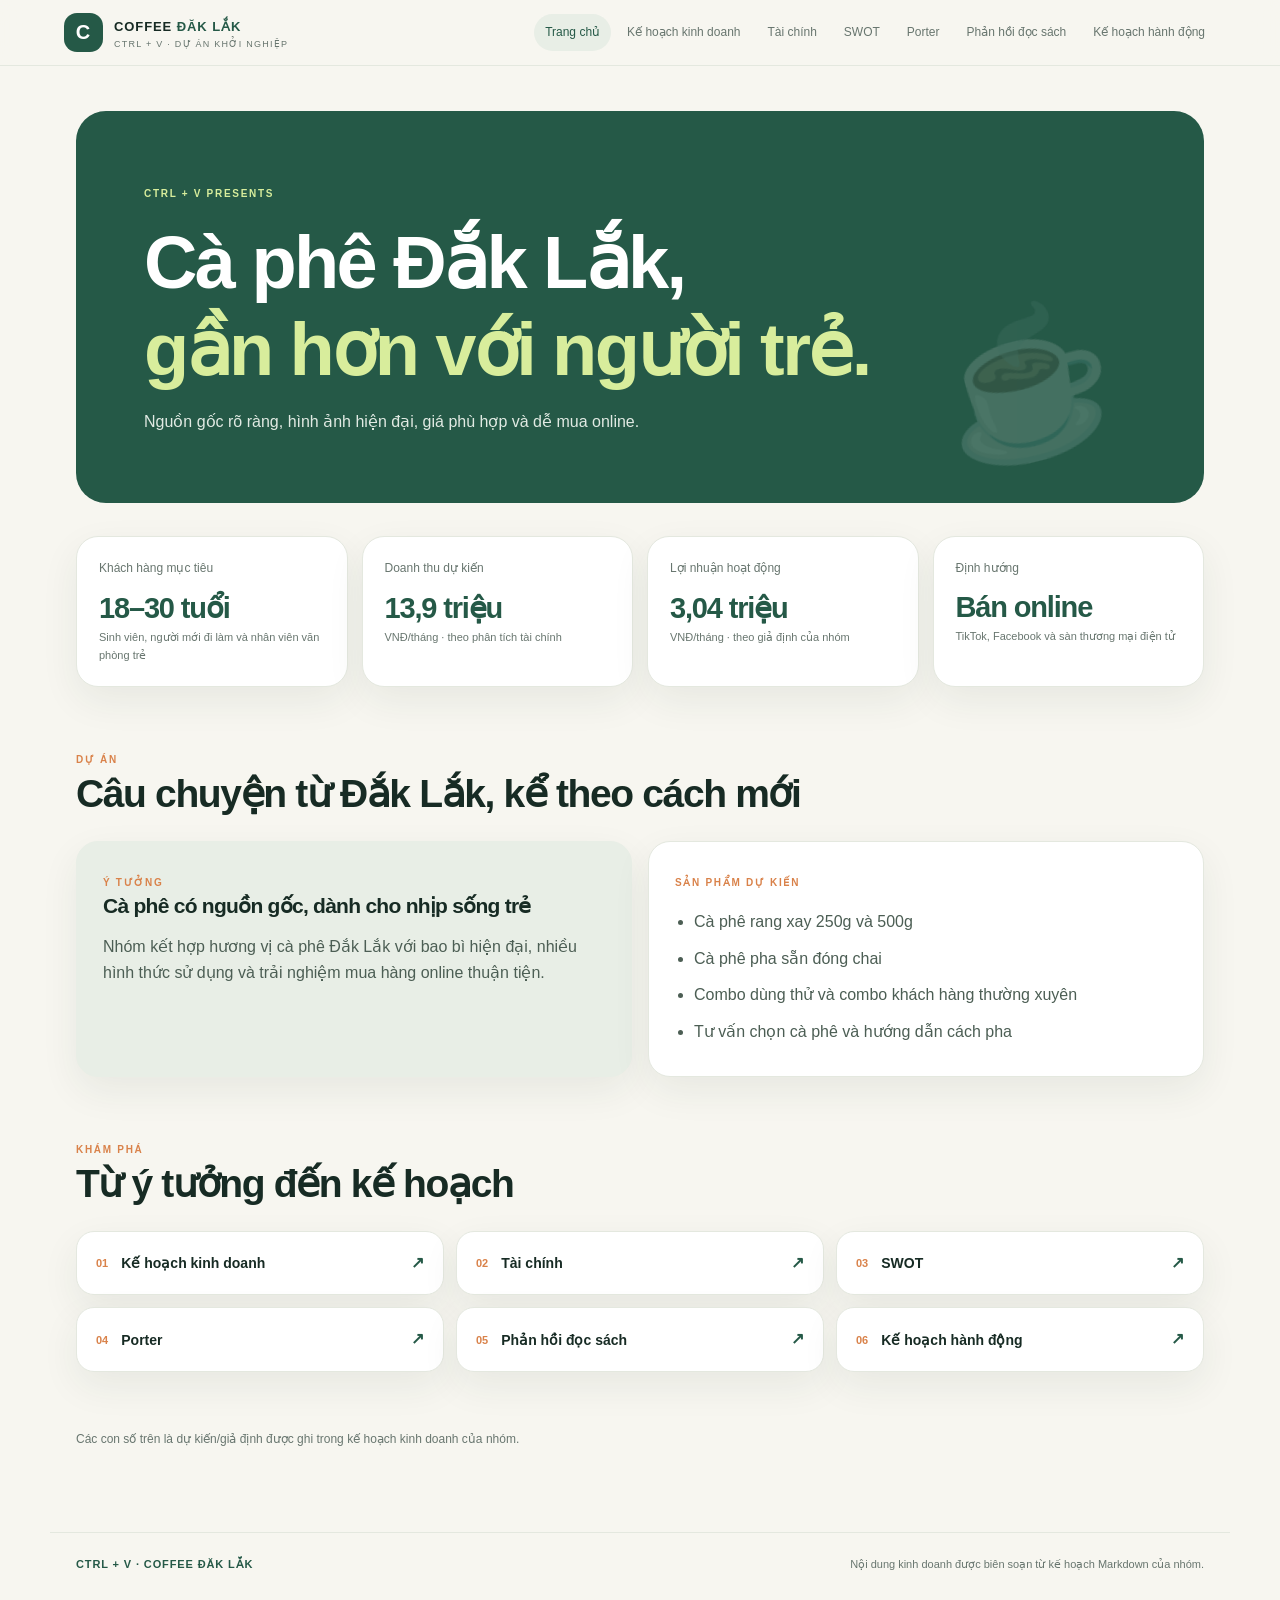
<file: index.html>
<!doctype html><html lang="vi"><head><meta charset="utf-8"><meta name="viewport" content="width=device-width,initial-scale=1"><meta name="description" content="Dự án cà phê Đắk Lắk dành cho người trẻ."><title>Trang chủ · COFFEE ĐĂK LẮK</title><link rel="stylesheet" href="style.css"></head><body><header class="top"><a class="brand" href="index.html"><span class="brand-mark">C</span><span>COFFEE <b>ĐĂK LẮK</b><small>CTRL + V · DỰ ÁN KHỞI NGHIỆP</small></span></a><nav><a aria-current="page" href="index.html">Trang chủ</a><a  href="business-plan.html">Kế hoạch kinh doanh</a><a  href="financial-analysis.html">Tài chính</a><a  href="swot.html">SWOT</a><a  href="five-forces.html">Porter</a><a  href="reflections.html">Phản hồi đọc sách</a><a  href="action-plan.html">Kế hoạch hành động</a></nav></header><main><section class="page-hero"><div><span class="eyebrow">CTRL + V PRESENTS</span><h1>Cà phê Đắk Lắk,<br><em>gần hơn với người trẻ.</em></h1><p>Nguồn gốc rõ ràng, hình ảnh hiện đại, giá phù hợp và dễ mua online.</p></div><span class="hero-orbit" aria-hidden="true">☕</span></section>
<section class="metric-grid"><article class="metric"><span>Khách hàng mục tiêu</span><strong>18–30 tuổi</strong><small>Sinh viên, người mới đi làm và nhân viên văn phòng trẻ</small></article><article class="metric"><span>Doanh thu dự kiến</span><strong>13,9 triệu</strong><small>VNĐ/tháng · theo phân tích tài chính</small></article><article class="metric"><span>Lợi nhuận hoạt động</span><strong>3,04 triệu</strong><small>VNĐ/tháng · theo giả định của nhóm</small></article><article class="metric"><span>Định hướng</span><strong>Bán online</strong><small>TikTok, Facebook và sàn thương mại điện tử</small></article></section>
<section class="section"><div class="section-head"><span class="eyebrow">DỰ ÁN</span><h2>Câu chuyện từ Đắk Lắk, kể theo cách mới</h2></div><div class="two-col"><article class="panel feature"><span class="eyebrow">Ý TƯỞNG</span><h3>Cà phê có nguồn gốc, dành cho nhịp sống trẻ</h3><p>Nhóm kết hợp hương vị cà phê Đắk Lắk với bao bì hiện đại, nhiều hình thức sử dụng và trải nghiệm mua hàng online thuận tiện.</p></article><article class="panel"><span class="eyebrow">SẢN PHẨM DỰ KIẾN</span><ul class="clean"><li>Cà phê rang xay 250g và 500g</li><li>Cà phê pha sẵn đóng chai</li><li>Combo dùng thử và combo khách hàng thường xuyên</li><li>Tư vấn chọn cà phê và hướng dẫn cách pha</li></ul></article></div></section>
<section class="section"><div class="section-head"><span class="eyebrow">KHÁM PHÁ</span><h2>Từ ý tưởng đến kế hoạch</h2></div><div class="link-grid"><a class="link-card" href="business-plan.html"><span>01</span><strong>Kế hoạch kinh doanh</strong><b>↗</b></a><a class="link-card" href="financial-analysis.html"><span>02</span><strong>Tài chính</strong><b>↗</b></a><a class="link-card" href="swot.html"><span>03</span><strong>SWOT</strong><b>↗</b></a><a class="link-card" href="five-forces.html"><span>04</span><strong>Porter</strong><b>↗</b></a><a class="link-card" href="reflections.html"><span>05</span><strong>Phản hồi đọc sách</strong><b>↗</b></a><a class="link-card" href="action-plan.html"><span>06</span><strong>Kế hoạch hành động</strong><b>↗</b></a></div></section><p class="source-note">Các con số trên là dự kiến/giả định được ghi trong kế hoạch kinh doanh của nhóm.</p></main><footer><span>CTRL + V · COFFEE ĐĂK LẮK</span><span>Nội dung kinh doanh được biên soạn từ kế hoạch Markdown của nhóm.</span></footer></body></html>
</file>
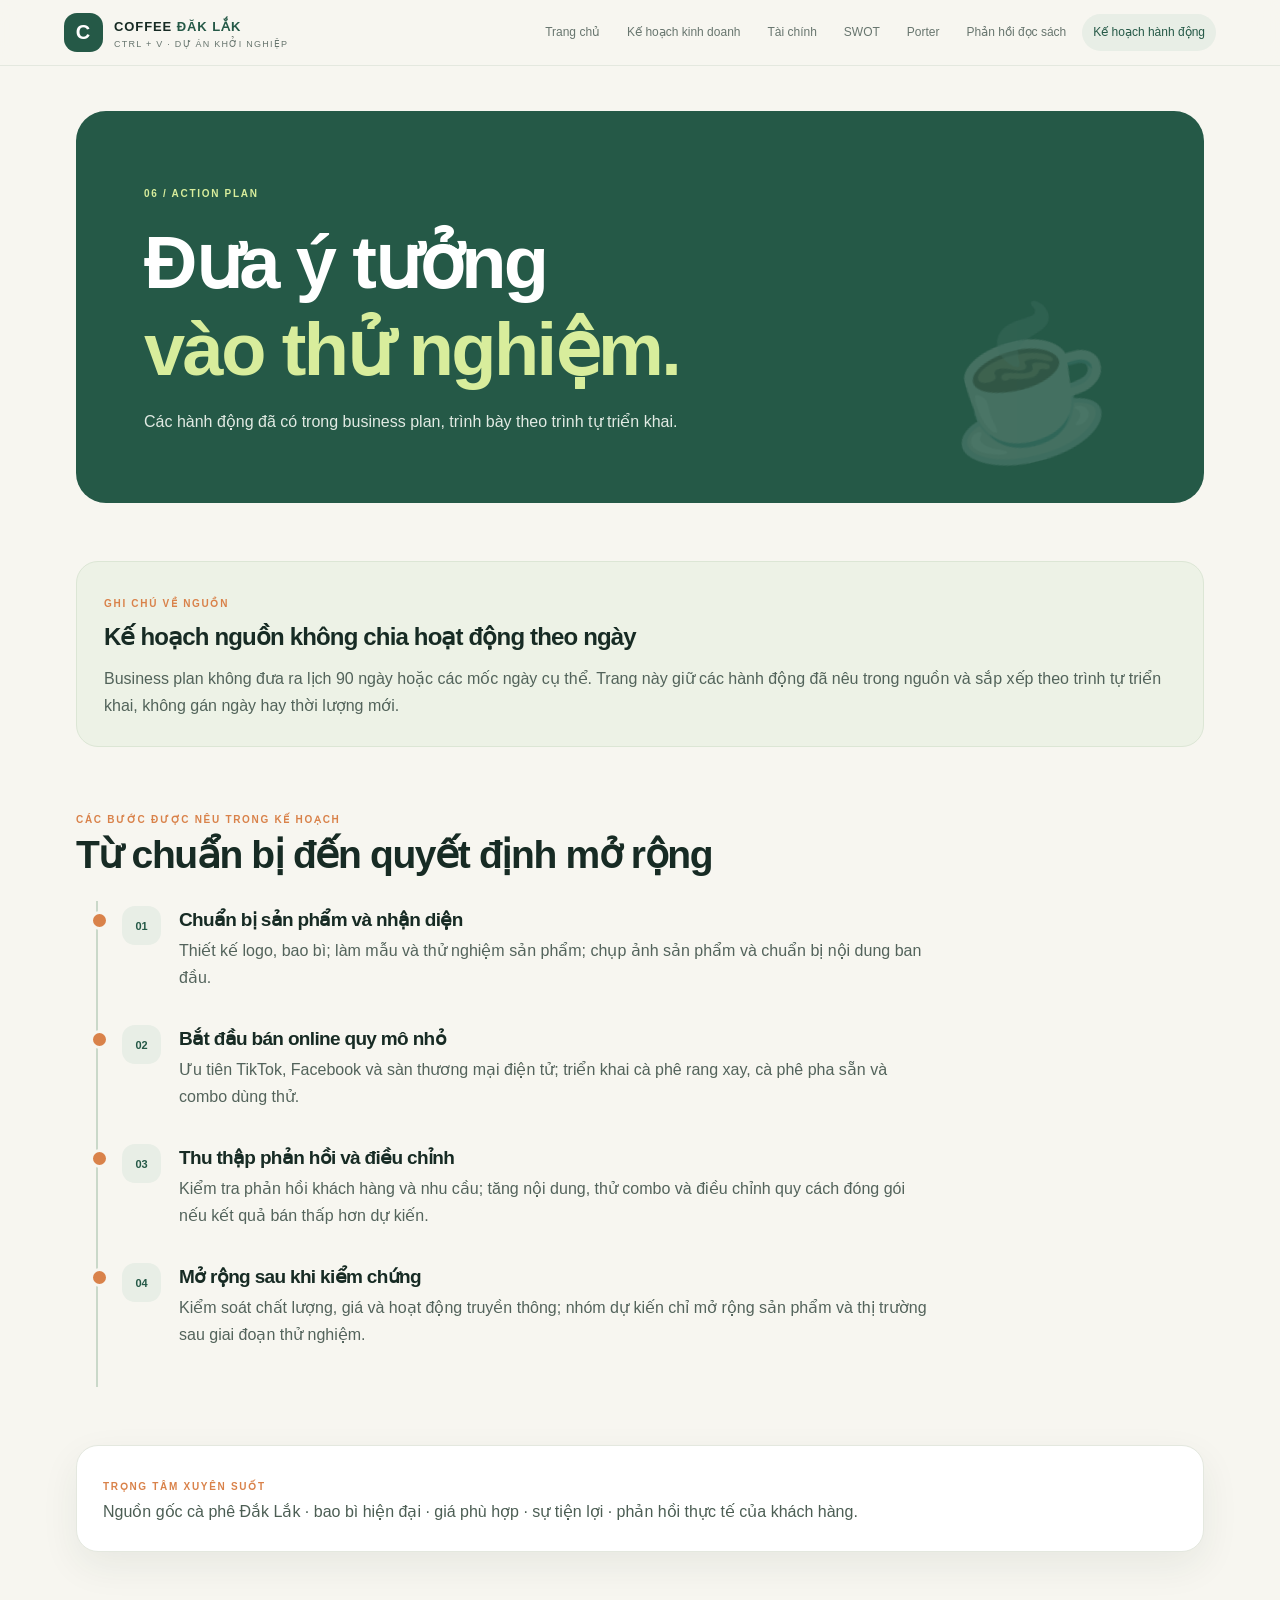
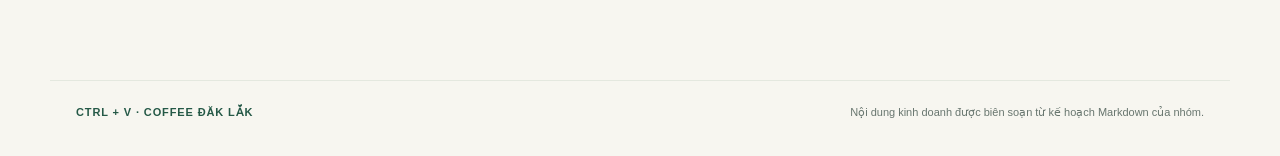
<file: action-plan.html>
<!doctype html><html lang="vi"><head><meta charset="utf-8"><meta name="viewport" content="width=device-width,initial-scale=1"><meta name="description" content="Các hành động theo kế hoạch nguồn; tệp không phân bổ hành động theo ngày."><title>Kế hoạch hành động 90 ngày · COFFEE ĐĂK LẮK</title><link rel="stylesheet" href="style.css"></head><body><header class="top"><a class="brand" href="index.html"><span class="brand-mark">C</span><span>COFFEE <b>ĐĂK LẮK</b><small>CTRL + V · DỰ ÁN KHỞI NGHIỆP</small></span></a><nav><a  href="index.html">Trang chủ</a><a  href="business-plan.html">Kế hoạch kinh doanh</a><a  href="financial-analysis.html">Tài chính</a><a  href="swot.html">SWOT</a><a  href="five-forces.html">Porter</a><a  href="reflections.html">Phản hồi đọc sách</a><a aria-current="page" href="action-plan.html">Kế hoạch hành động</a></nav></header><main><section class="page-hero"><div><span class="eyebrow">06 / ACTION PLAN</span><h1>Đưa ý tưởng<br><em>vào thử nghiệm.</em></h1><p>Các hành động đã có trong business plan, trình bày theo trình tự triển khai.</p></div><span class="hero-orbit" aria-hidden="true">☕</span></section><section class="section"><div class="callout"><span class="eyebrow">GHI CHÚ VỀ NGUỒN</span><h2>Kế hoạch nguồn không chia hoạt động theo ngày</h2><p>Business plan không đưa ra lịch 90 ngày hoặc các mốc ngày cụ thể. Trang này giữ các hành động đã nêu trong nguồn và sắp xếp theo trình tự triển khai, không gán ngày hay thời lượng mới.</p></div></section><section class="section"><div class="section-head"><span class="eyebrow">CÁC BƯỚC ĐƯỢC NÊU TRONG KẾ HOẠCH</span><h2>Từ chuẩn bị đến quyết định mở rộng</h2></div><div class="timeline"><article><span class="step">01</span><div><h3>Chuẩn bị sản phẩm và nhận diện</h3><p>Thiết kế logo, bao bì; làm mẫu và thử nghiệm sản phẩm; chụp ảnh sản phẩm và chuẩn bị nội dung ban đầu.</p></div></article><article><span class="step">02</span><div><h3>Bắt đầu bán online quy mô nhỏ</h3><p>Ưu tiên TikTok, Facebook và sàn thương mại điện tử; triển khai cà phê rang xay, cà phê pha sẵn và combo dùng thử.</p></div></article><article><span class="step">03</span><div><h3>Thu thập phản hồi và điều chỉnh</h3><p>Kiểm tra phản hồi khách hàng và nhu cầu; tăng nội dung, thử combo và điều chỉnh quy cách đóng gói nếu kết quả bán thấp hơn dự kiến.</p></div></article><article><span class="step">04</span><div><h3>Mở rộng sau khi kiểm chứng</h3><p>Kiểm soát chất lượng, giá và hoạt động truyền thông; nhóm dự kiến chỉ mở rộng sản phẩm và thị trường sau giai đoạn thử nghiệm.</p></div></article></div></section><section class="section"><div class="panel"><span class="eyebrow">TRỌNG TÂM XUYÊN SUỐT</span><p>Nguồn gốc cà phê Đắk Lắk · bao bì hiện đại · giá phù hợp · sự tiện lợi · phản hồi thực tế của khách hàng.</p></div></section></main><footer><span>CTRL + V · COFFEE ĐĂK LẮK</span><span>Nội dung kinh doanh được biên soạn từ kế hoạch Markdown của nhóm.</span></footer></body></html>
</file>
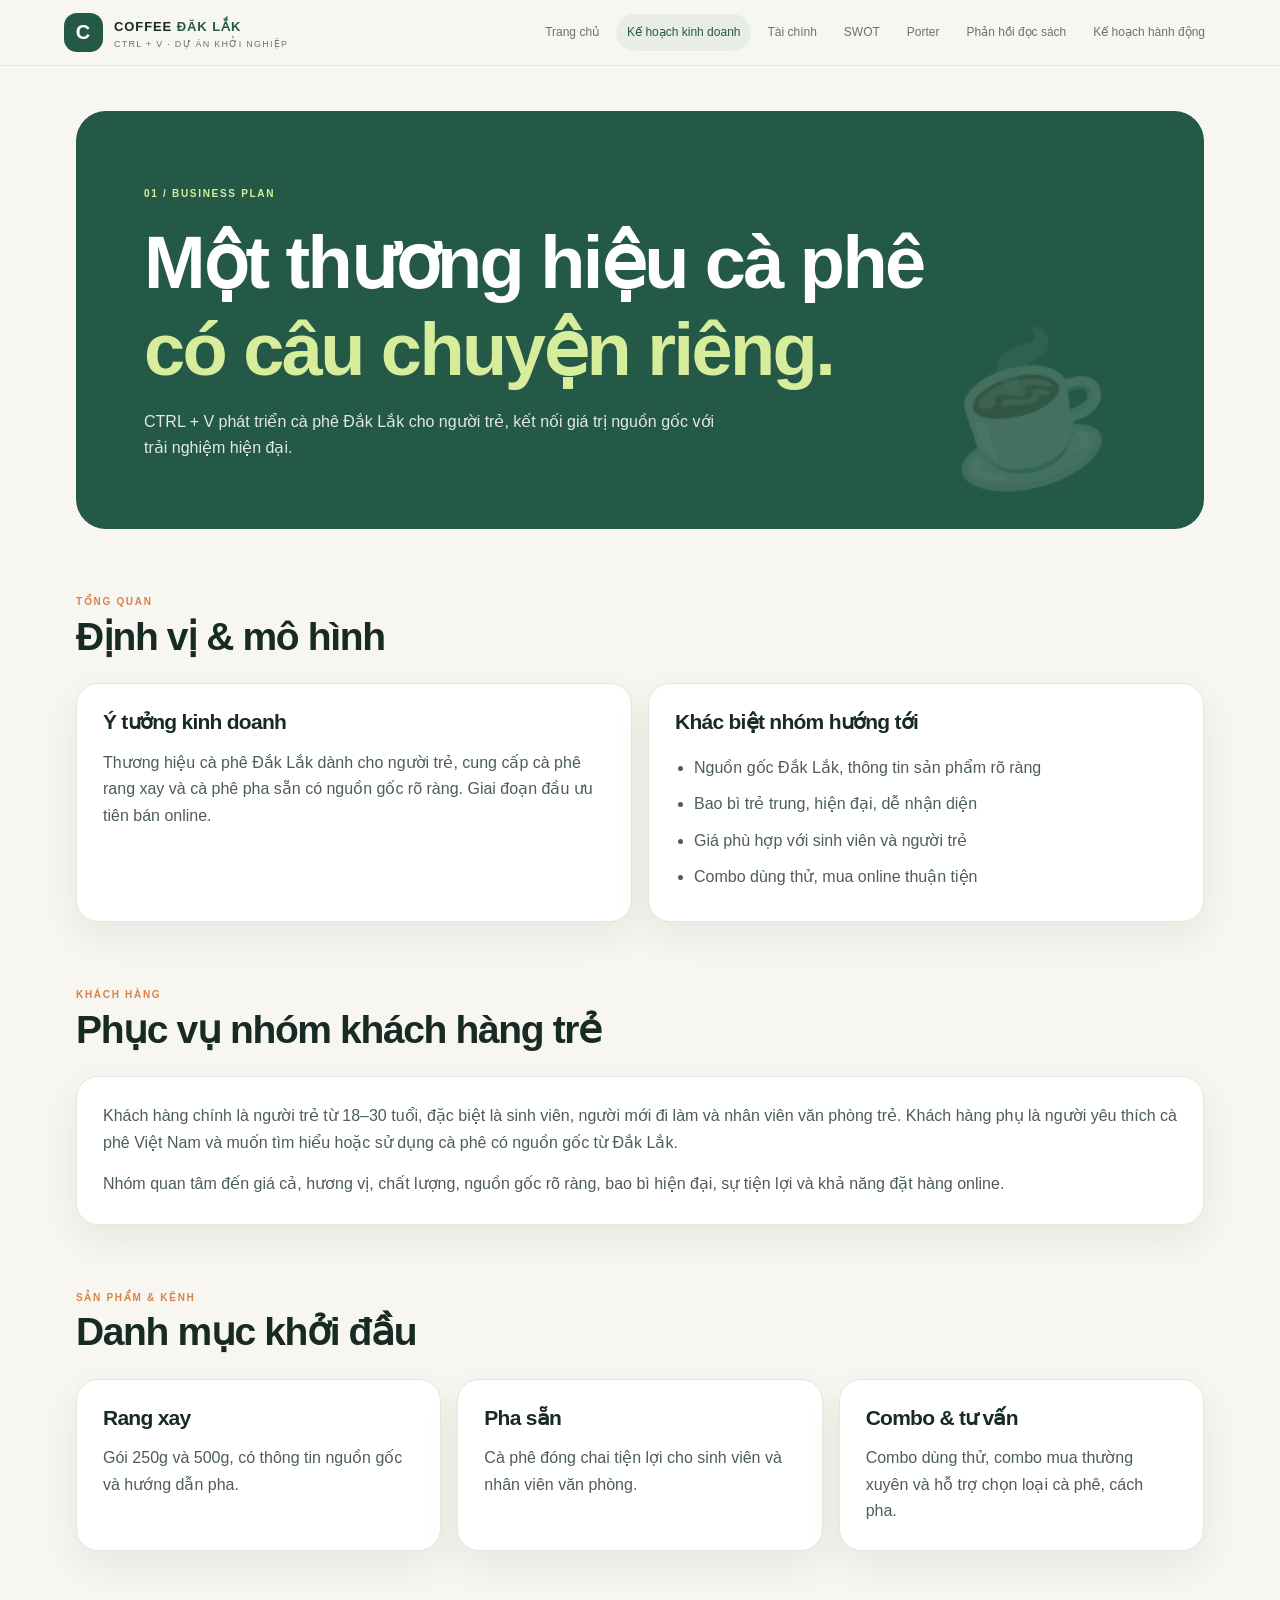
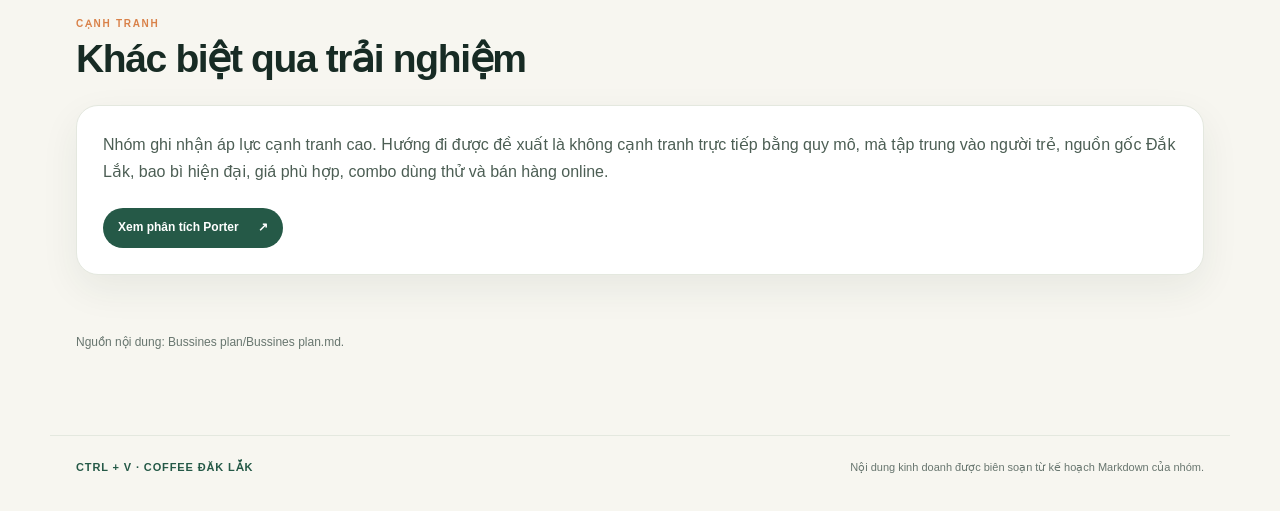
<file: business-plan.html>
<!doctype html><html lang="vi"><head><meta charset="utf-8"><meta name="viewport" content="width=device-width,initial-scale=1"><meta name="description" content="Ý tưởng, khách hàng, sản phẩm và định hướng kinh doanh."><title>Kế hoạch kinh doanh · COFFEE ĐĂK LẮK</title><link rel="stylesheet" href="style.css"></head><body><header class="top"><a class="brand" href="index.html"><span class="brand-mark">C</span><span>COFFEE <b>ĐĂK LẮK</b><small>CTRL + V · DỰ ÁN KHỞI NGHIỆP</small></span></a><nav><a  href="index.html">Trang chủ</a><a aria-current="page" href="business-plan.html">Kế hoạch kinh doanh</a><a  href="financial-analysis.html">Tài chính</a><a  href="swot.html">SWOT</a><a  href="five-forces.html">Porter</a><a  href="reflections.html">Phản hồi đọc sách</a><a  href="action-plan.html">Kế hoạch hành động</a></nav></header><main><section class="page-hero"><div><span class="eyebrow">01 / BUSINESS PLAN</span><h1>Một thương hiệu cà phê<br><em>có câu chuyện riêng.</em></h1><p>CTRL + V phát triển cà phê Đắk Lắk cho người trẻ, kết nối giá trị nguồn gốc với trải nghiệm hiện đại.</p></div><span class="hero-orbit" aria-hidden="true">☕</span></section><section class="section"><div class="section-head"><span class="eyebrow">TỔNG QUAN</span><h2>Định vị & mô hình</h2></div><div class="two-col"><article class="panel"><h3>Ý tưởng kinh doanh</h3><p>Thương hiệu cà phê Đắk Lắk dành cho người trẻ, cung cấp cà phê rang xay và cà phê pha sẵn có nguồn gốc rõ ràng. Giai đoạn đầu ưu tiên bán online.</p></article><article class="panel"><h3>Khác biệt nhóm hướng tới</h3><ul class="clean"><li>Nguồn gốc Đắk Lắk, thông tin sản phẩm rõ ràng</li><li>Bao bì trẻ trung, hiện đại, dễ nhận diện</li><li>Giá phù hợp với sinh viên và người trẻ</li><li>Combo dùng thử, mua online thuận tiện</li></ul></article></div></section><section class="section"><div class="section-head"><span class="eyebrow">KHÁCH HÀNG</span><h2>Phục vụ nhóm khách hàng trẻ</h2></div><div class="panel"><p>Khách hàng chính là người trẻ từ 18–30 tuổi, đặc biệt là sinh viên, người mới đi làm và nhân viên văn phòng trẻ. Khách hàng phụ là người yêu thích cà phê Việt Nam và muốn tìm hiểu hoặc sử dụng cà phê có nguồn gốc từ Đắk Lắk.</p><p>Nhóm quan tâm đến giá cả, hương vị, chất lượng, nguồn gốc rõ ràng, bao bì hiện đại, sự tiện lợi và khả năng đặt hàng online.</p></div></section><section class="section"><div class="section-head"><span class="eyebrow">SẢN PHẨM & KÊNH</span><h2>Danh mục khởi đầu</h2></div><div class="three-col"><article class="panel"><h3>Rang xay</h3><p>Gói 250g và 500g, có thông tin nguồn gốc và hướng dẫn pha.</p></article><article class="panel"><h3>Pha sẵn</h3><p>Cà phê đóng chai tiện lợi cho sinh viên và nhân viên văn phòng.</p></article><article class="panel"><h3>Combo & tư vấn</h3><p>Combo dùng thử, combo mua thường xuyên và hỗ trợ chọn loại cà phê, cách pha.</p></article></div></section><section class="section"><div class="section-head"><span class="eyebrow">CẠNH TRANH</span><h2>Khác biệt qua trải nghiệm</h2></div><div class="panel"><p>Nhóm ghi nhận áp lực cạnh tranh cao. Hướng đi được đề xuất là không cạnh tranh trực tiếp bằng quy mô, mà tập trung vào người trẻ, nguồn gốc Đắk Lắk, bao bì hiện đại, giá phù hợp, combo dùng thử và bán hàng online.</p><a class="button" href="five-forces.html">Xem phân tích Porter <span>↗</span></a></div></section><p class="source-note">Nguồn nội dung: Bussines plan/Bussines plan.md.</p></main><footer><span>CTRL + V · COFFEE ĐĂK LẮK</span><span>Nội dung kinh doanh được biên soạn từ kế hoạch Markdown của nhóm.</span></footer></body></html>
</file>
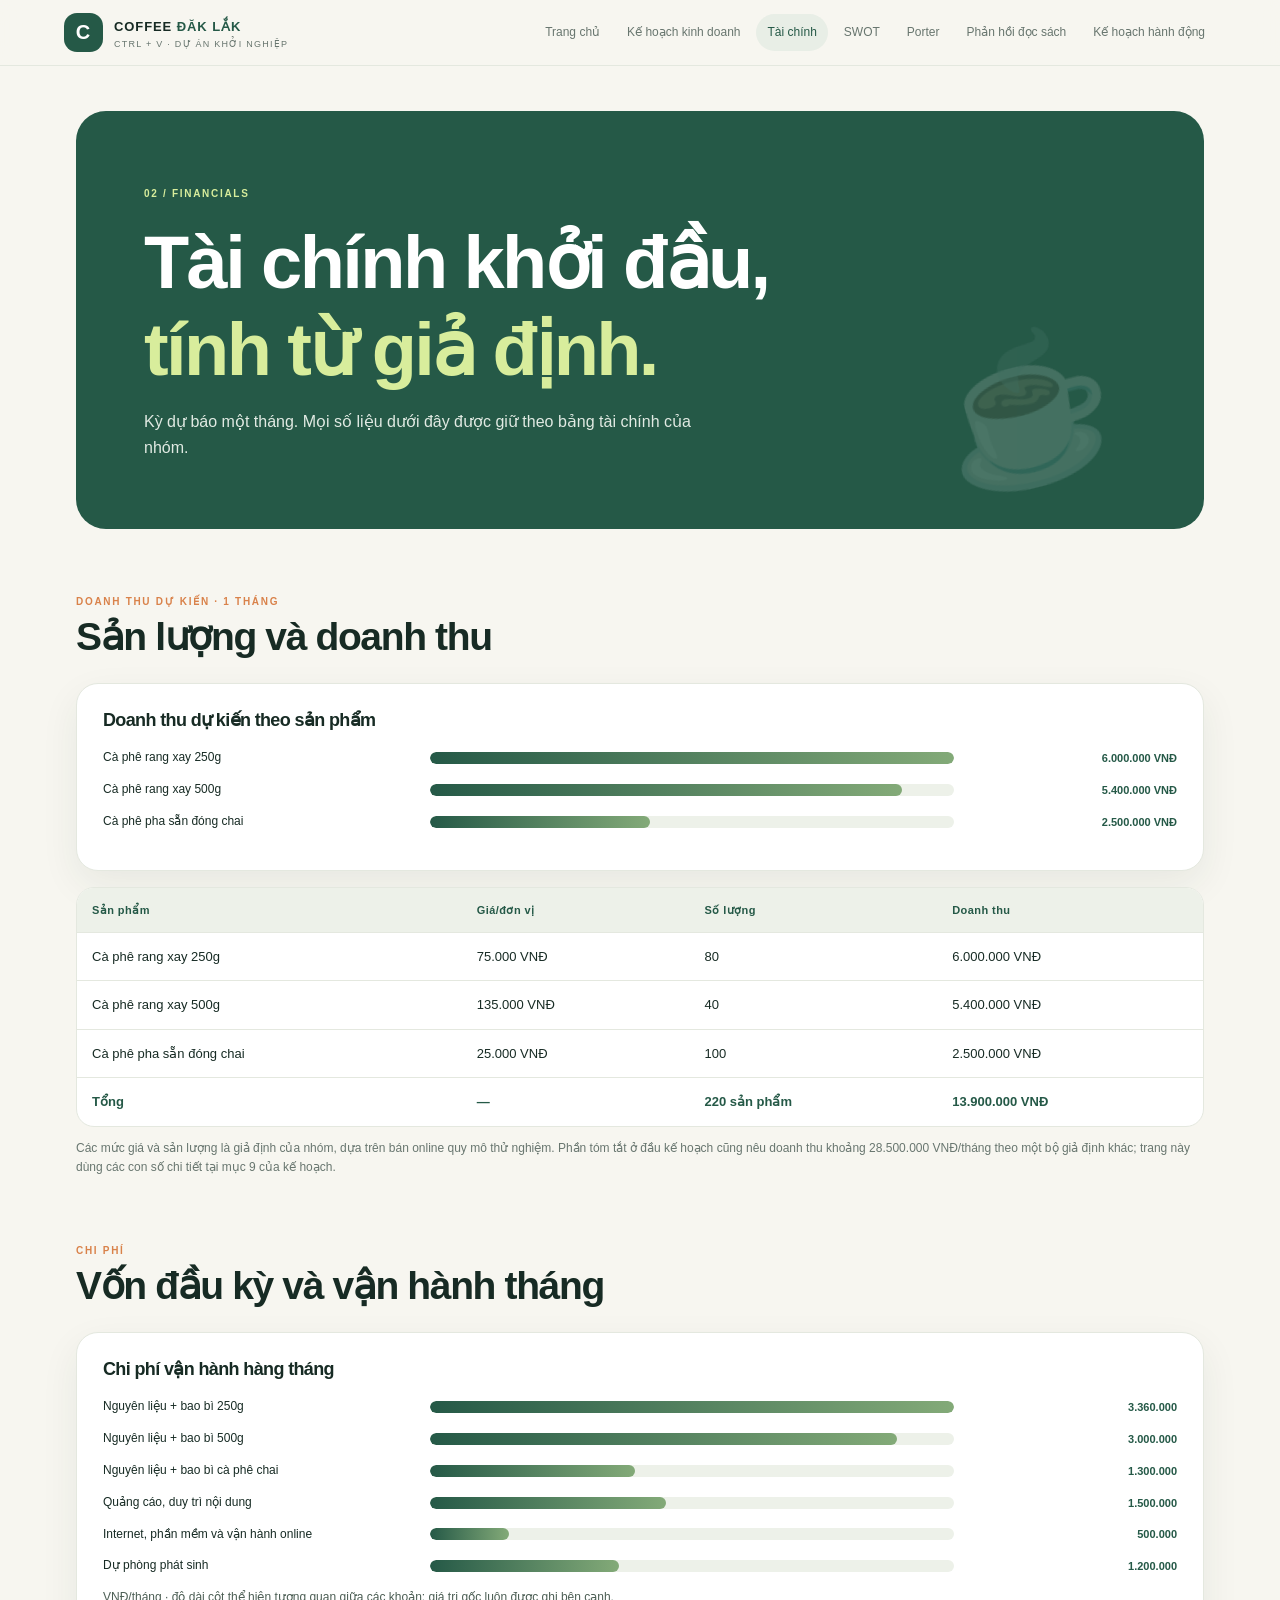
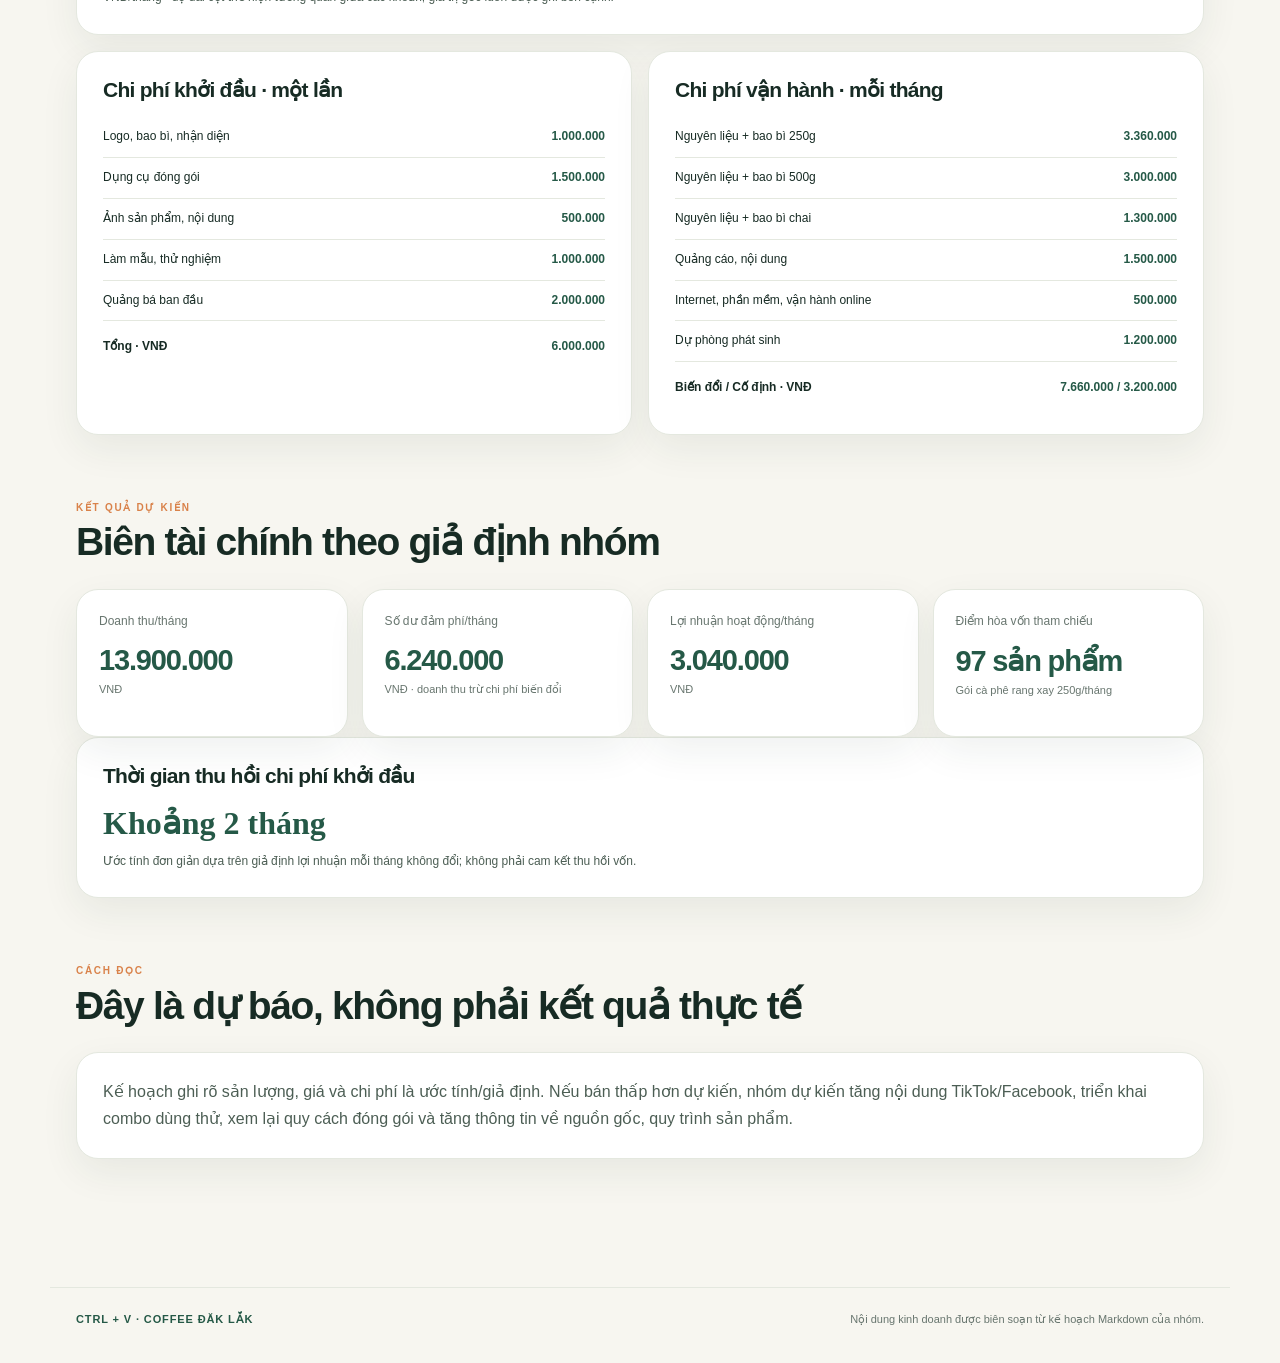
<file: financial-analysis.html>
<!doctype html><html lang="vi"><head><meta charset="utf-8"><meta name="viewport" content="width=device-width,initial-scale=1"><meta name="description" content="Dự báo doanh thu, chi phí, lợi nhuận và điểm hòa vốn từ kế hoạch nhóm."><title>Phân tích tài chính · COFFEE ĐĂK LẮK</title><link rel="stylesheet" href="style.css"></head><body><header class="top"><a class="brand" href="index.html"><span class="brand-mark">C</span><span>COFFEE <b>ĐĂK LẮK</b><small>CTRL + V · DỰ ÁN KHỞI NGHIỆP</small></span></a><nav><a  href="index.html">Trang chủ</a><a  href="business-plan.html">Kế hoạch kinh doanh</a><a aria-current="page" href="financial-analysis.html">Tài chính</a><a  href="swot.html">SWOT</a><a  href="five-forces.html">Porter</a><a  href="reflections.html">Phản hồi đọc sách</a><a  href="action-plan.html">Kế hoạch hành động</a></nav></header><main><section class="page-hero"><div><span class="eyebrow">02 / FINANCIALS</span><h1>Tài chính khởi đầu,<br><em>tính từ giả định.</em></h1><p>Kỳ dự báo một tháng. Mọi số liệu dưới đây được giữ theo bảng tài chính của nhóm.</p></div><span class="hero-orbit" aria-hidden="true">☕</span></section><section class="section"><div class="section-head"><span class="eyebrow">DOANH THU DỰ KIẾN · 1 THÁNG</span><h2>Sản lượng và doanh thu</h2></div><div class="chart panel"><h3>Doanh thu dự kiến theo sản phẩm</h3><div class="bar-row"><span>Cà phê rang xay 250g</span><div class="bar-track"><i style="width:100%"></i></div><b>6.000.000 VNĐ</b></div><div class="bar-row"><span>Cà phê rang xay 500g</span><div class="bar-track"><i style="width:90%"></i></div><b>5.400.000 VNĐ</b></div><div class="bar-row"><span>Cà phê pha sẵn đóng chai</span><div class="bar-track"><i style="width:42%"></i></div><b>2.500.000 VNĐ</b></div></div><div class="table-wrap"><table><thead><tr><th>Sản phẩm</th><th>Giá/đơn vị</th><th>Số lượng</th><th>Doanh thu</th></tr></thead><tbody><tr><td>Cà phê rang xay 250g</td><td>75.000 VNĐ</td><td>80</td><td>6.000.000 VNĐ</td></tr><tr><td>Cà phê rang xay 500g</td><td>135.000 VNĐ</td><td>40</td><td>5.400.000 VNĐ</td></tr><tr><td>Cà phê pha sẵn đóng chai</td><td>25.000 VNĐ</td><td>100</td><td>2.500.000 VNĐ</td></tr><tr class="total"><td>Tổng</td><td>—</td><td>220 sản phẩm</td><td>13.900.000 VNĐ</td></tr></tbody></table></div><p class="source-note">Các mức giá và sản lượng là giả định của nhóm, dựa trên bán online quy mô thử nghiệm. Phần tóm tắt ở đầu kế hoạch cũng nêu doanh thu khoảng 28.500.000 VNĐ/tháng theo một bộ giả định khác; trang này dùng các con số chi tiết tại mục 9 của kế hoạch.</p></section>
<section class="section"><div class="section-head"><span class="eyebrow">CHI PHÍ</span><h2>Vốn đầu kỳ và vận hành tháng</h2></div><div class="chart panel"><h3>Chi phí vận hành hàng tháng</h3><div class="bar-row"><span>Nguyên liệu + bao bì 250g</span><div class="bar-track"><i style="width:100%"></i></div><b>3.360.000</b></div><div class="bar-row"><span>Nguyên liệu + bao bì 500g</span><div class="bar-track"><i style="width:89%"></i></div><b>3.000.000</b></div><div class="bar-row"><span>Nguyên liệu + bao bì cà phê chai</span><div class="bar-track"><i style="width:39%"></i></div><b>1.300.000</b></div><div class="bar-row"><span>Quảng cáo, duy trì nội dung</span><div class="bar-track"><i style="width:45%"></i></div><b>1.500.000</b></div><div class="bar-row"><span>Internet, phần mềm và vận hành online</span><div class="bar-track"><i style="width:15%"></i></div><b>500.000</b></div><div class="bar-row"><span>Dự phòng phát sinh</span><div class="bar-track"><i style="width:36%"></i></div><b>1.200.000</b></div><p class="source-note">VNĐ/tháng · độ dài cột thể hiện tương quan giữa các khoản; giá trị gốc luôn được ghi bên cạnh.</p></div><div class="two-col"><article class="panel"><h3>Chi phí khởi đầu · một lần</h3><ul class="amount-list"><li><span>Logo, bao bì, nhận diện</span><b>1.000.000</b></li><li><span>Dụng cụ đóng gói</span><b>1.500.000</b></li><li><span>Ảnh sản phẩm, nội dung</span><b>500.000</b></li><li><span>Làm mẫu, thử nghiệm</span><b>1.000.000</b></li><li><span>Quảng bá ban đầu</span><b>2.000.000</b></li><li class="sum"><span>Tổng · VNĐ</span><b>6.000.000</b></li></ul></article><article class="panel"><h3>Chi phí vận hành · mỗi tháng</h3><ul class="amount-list"><li><span>Nguyên liệu + bao bì 250g</span><b>3.360.000</b></li><li><span>Nguyên liệu + bao bì 500g</span><b>3.000.000</b></li><li><span>Nguyên liệu + bao bì chai</span><b>1.300.000</b></li><li><span>Quảng cáo, nội dung</span><b>1.500.000</b></li><li><span>Internet, phần mềm, vận hành online</span><b>500.000</b></li><li><span>Dự phòng phát sinh</span><b>1.200.000</b></li><li class="sum"><span>Biến đổi / Cố định · VNĐ</span><b>7.660.000 / 3.200.000</b></li></ul></article></div></section>
<section class="section"><div class="section-head"><span class="eyebrow">KẾT QUẢ DỰ KIẾN</span><h2>Biên tài chính theo giả định nhóm</h2></div><div class="metric-grid"><article class="metric"><span>Doanh thu/tháng</span><strong>13.900.000</strong><small>VNĐ</small></article><article class="metric"><span>Số dư đảm phí/tháng</span><strong>6.240.000</strong><small>VNĐ · doanh thu trừ chi phí biến đổi</small></article><article class="metric"><span>Lợi nhuận hoạt động/tháng</span><strong>3.040.000</strong><small>VNĐ</small></article><article class="metric"><span>Điểm hòa vốn tham chiếu</span><strong>97 sản phẩm</strong><small>Gói cà phê rang xay 250g/tháng</small></article></div><div class="panel"><h3>Thời gian thu hồi chi phí khởi đầu</h3><p class="big-number">Khoảng 2 tháng</p><p class="muted">Ước tính đơn giản dựa trên giả định lợi nhuận mỗi tháng không đổi; không phải cam kết thu hồi vốn.</p></div></section>
<section class="section"><div class="section-head"><span class="eyebrow">CÁCH ĐỌC</span><h2>Đây là dự báo, không phải kết quả thực tế</h2></div><div class="panel"><p>Kế hoạch ghi rõ sản lượng, giá và chi phí là ước tính/giả định. Nếu bán thấp hơn dự kiến, nhóm dự kiến tăng nội dung TikTok/Facebook, triển khai combo dùng thử, xem lại quy cách đóng gói và tăng thông tin về nguồn gốc, quy trình sản phẩm.</p></div></section></main><footer><span>CTRL + V · COFFEE ĐĂK LẮK</span><span>Nội dung kinh doanh được biên soạn từ kế hoạch Markdown của nhóm.</span></footer></body></html>
</file>
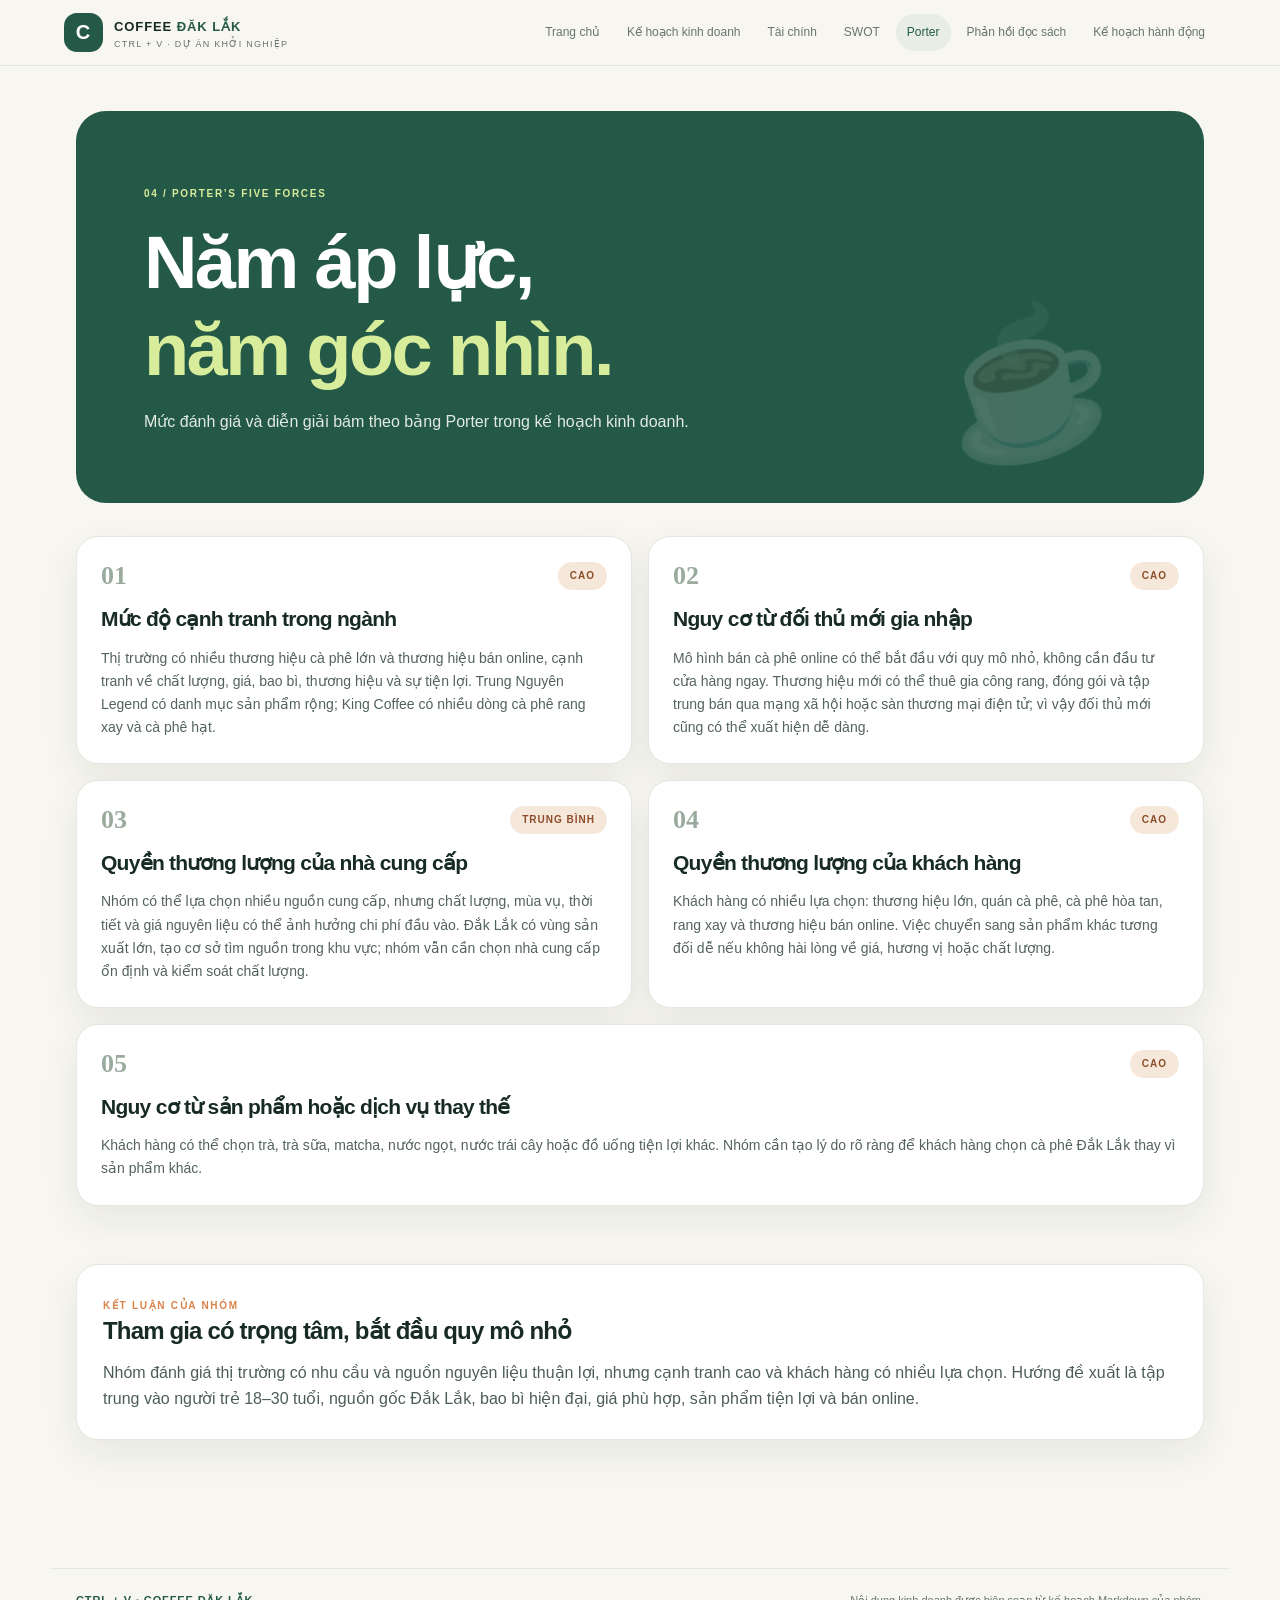
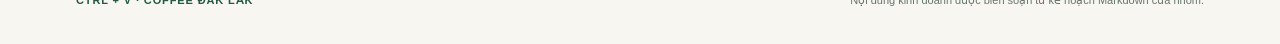
<file: five-forces.html>
<!doctype html><html lang="vi"><head><meta charset="utf-8"><meta name="viewport" content="width=device-width,initial-scale=1"><meta name="description" content="Năm áp lực và mức đánh giá nguyên văn trong kế hoạch kinh doanh."><title>Năm áp lực cạnh tranh của Porter · COFFEE ĐĂK LẮK</title><link rel="stylesheet" href="style.css"></head><body><header class="top"><a class="brand" href="index.html"><span class="brand-mark">C</span><span>COFFEE <b>ĐĂK LẮK</b><small>CTRL + V · DỰ ÁN KHỞI NGHIỆP</small></span></a><nav><a  href="index.html">Trang chủ</a><a  href="business-plan.html">Kế hoạch kinh doanh</a><a  href="financial-analysis.html">Tài chính</a><a  href="swot.html">SWOT</a><a aria-current="page" href="five-forces.html">Porter</a><a  href="reflections.html">Phản hồi đọc sách</a><a  href="action-plan.html">Kế hoạch hành động</a></nav></header><main><section class="page-hero"><div><span class="eyebrow">04 / PORTER’S FIVE FORCES</span><h1>Năm áp lực,<br><em>năm góc nhìn.</em></h1><p>Mức đánh giá và diễn giải bám theo bảng Porter trong kế hoạch kinh doanh.</p></div><span class="hero-orbit" aria-hidden="true">☕</span></section><section class="force-grid"><article class="force-card"><div class="force-head"><span class="force-num">01</span><span class="level">CAO</span></div><h2>Mức độ cạnh tranh trong ngành</h2><p>Thị trường có nhiều thương hiệu cà phê lớn và thương hiệu bán online, cạnh tranh về chất lượng, giá, bao bì, thương hiệu và sự tiện lợi. Trung Nguyên Legend có danh mục sản phẩm rộng; King Coffee có nhiều dòng cà phê rang xay và cà phê hạt.</p></article><article class="force-card"><div class="force-head"><span class="force-num">02</span><span class="level">CAO</span></div><h2>Nguy cơ từ đối thủ mới gia nhập</h2><p>Mô hình bán cà phê online có thể bắt đầu với quy mô nhỏ, không cần đầu tư cửa hàng ngay. Thương hiệu mới có thể thuê gia công rang, đóng gói và tập trung bán qua mạng xã hội hoặc sàn thương mại điện tử; vì vậy đối thủ mới cũng có thể xuất hiện dễ dàng.</p></article><article class="force-card"><div class="force-head"><span class="force-num">03</span><span class="level">TRUNG BÌNH</span></div><h2>Quyền thương lượng của nhà cung cấp</h2><p>Nhóm có thể lựa chọn nhiều nguồn cung cấp, nhưng chất lượng, mùa vụ, thời tiết và giá nguyên liệu có thể ảnh hưởng chi phí đầu vào. Đắk Lắk có vùng sản xuất lớn, tạo cơ sở tìm nguồn trong khu vực; nhóm vẫn cần chọn nhà cung cấp ổn định và kiểm soát chất lượng.</p></article><article class="force-card"><div class="force-head"><span class="force-num">04</span><span class="level">CAO</span></div><h2>Quyền thương lượng của khách hàng</h2><p>Khách hàng có nhiều lựa chọn: thương hiệu lớn, quán cà phê, cà phê hòa tan, rang xay và thương hiệu bán online. Việc chuyển sang sản phẩm khác tương đối dễ nếu không hài lòng về giá, hương vị hoặc chất lượng.</p></article><article class="force-card"><div class="force-head"><span class="force-num">05</span><span class="level">CAO</span></div><h2>Nguy cơ từ sản phẩm hoặc dịch vụ thay thế</h2><p>Khách hàng có thể chọn trà, trà sữa, matcha, nước ngọt, nước trái cây hoặc đồ uống tiện lợi khác. Nhóm cần tạo lý do rõ ràng để khách hàng chọn cà phê Đắk Lắk thay vì sản phẩm khác.</p></article></section><section class="section"><div class="panel"><span class="eyebrow">KẾT LUẬN CỦA NHÓM</span><h2>Tham gia có trọng tâm, bắt đầu quy mô nhỏ</h2><p>Nhóm đánh giá thị trường có nhu cầu và nguồn nguyên liệu thuận lợi, nhưng cạnh tranh cao và khách hàng có nhiều lựa chọn. Hướng đề xuất là tập trung vào người trẻ 18–30 tuổi, nguồn gốc Đắk Lắk, bao bì hiện đại, giá phù hợp, sản phẩm tiện lợi và bán online.</p></div></section></main><footer><span>CTRL + V · COFFEE ĐĂK LẮK</span><span>Nội dung kinh doanh được biên soạn từ kế hoạch Markdown của nhóm.</span></footer></body></html>
</file>
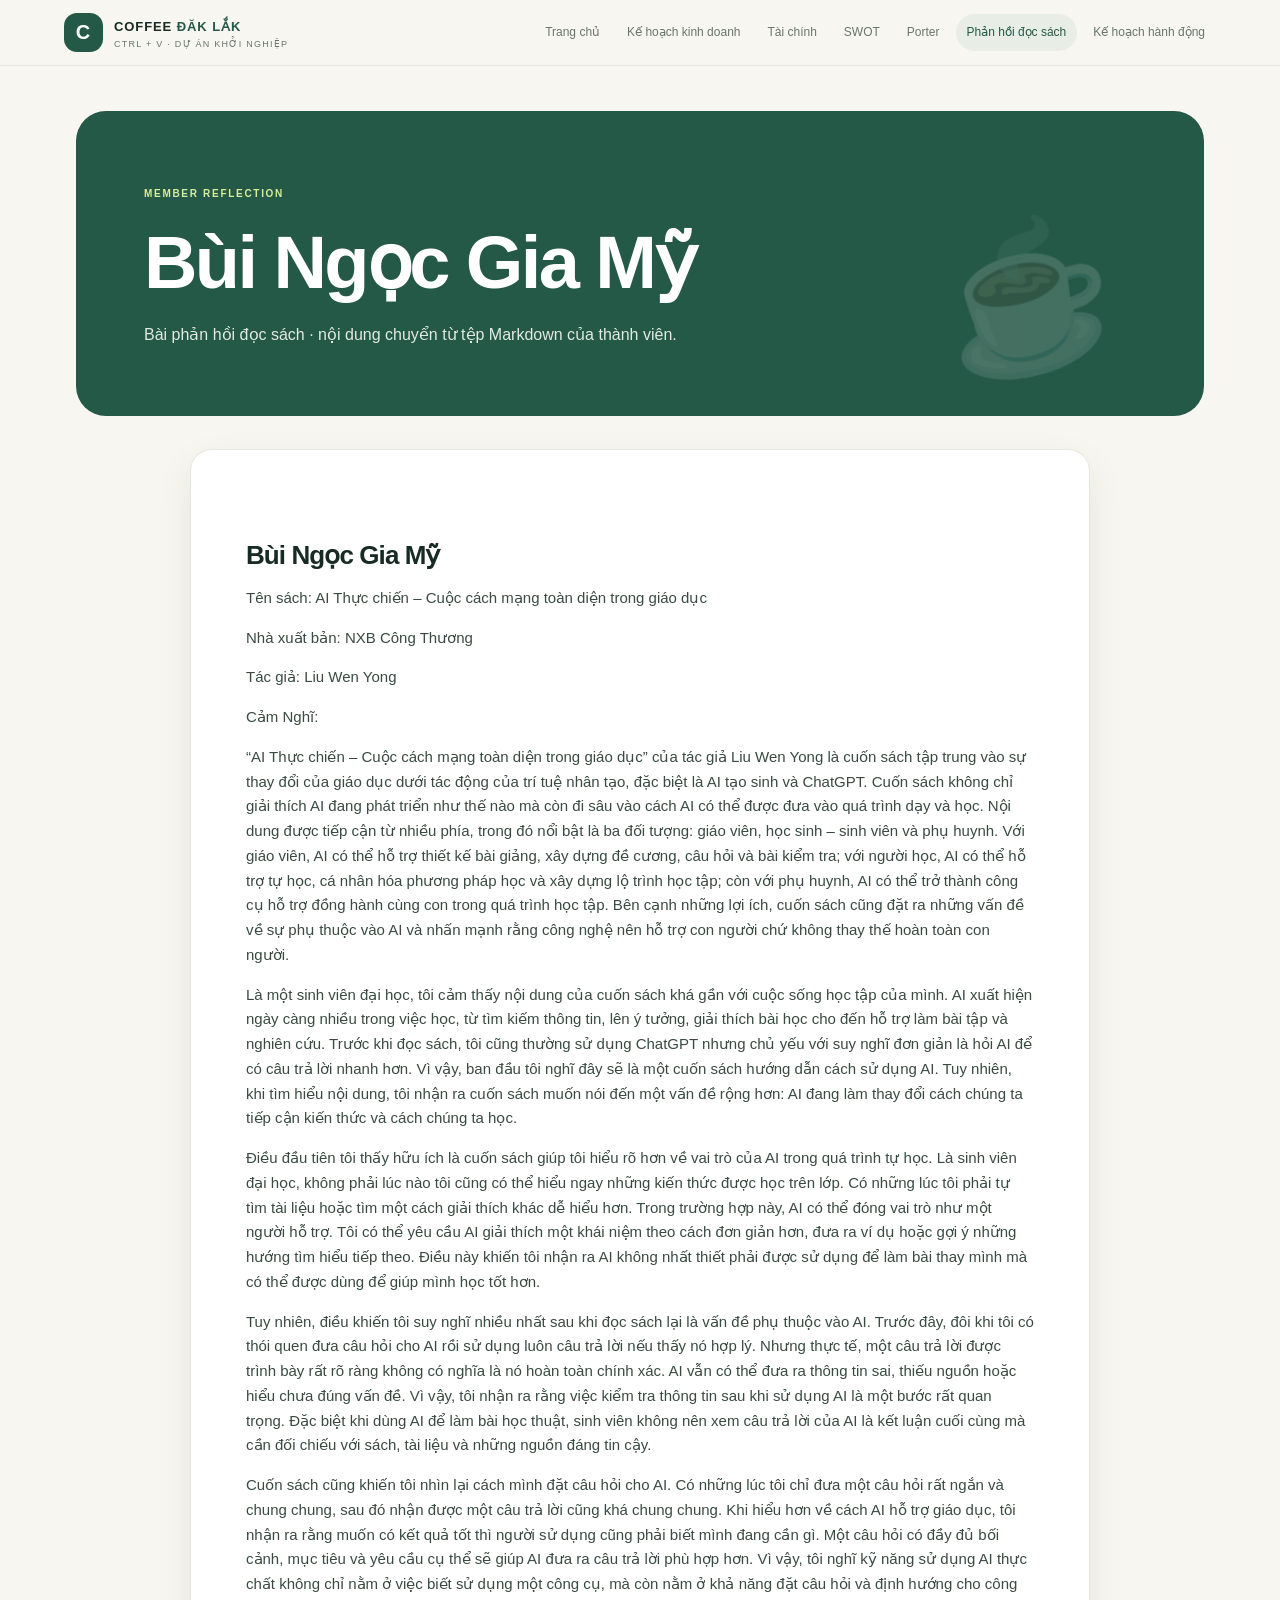
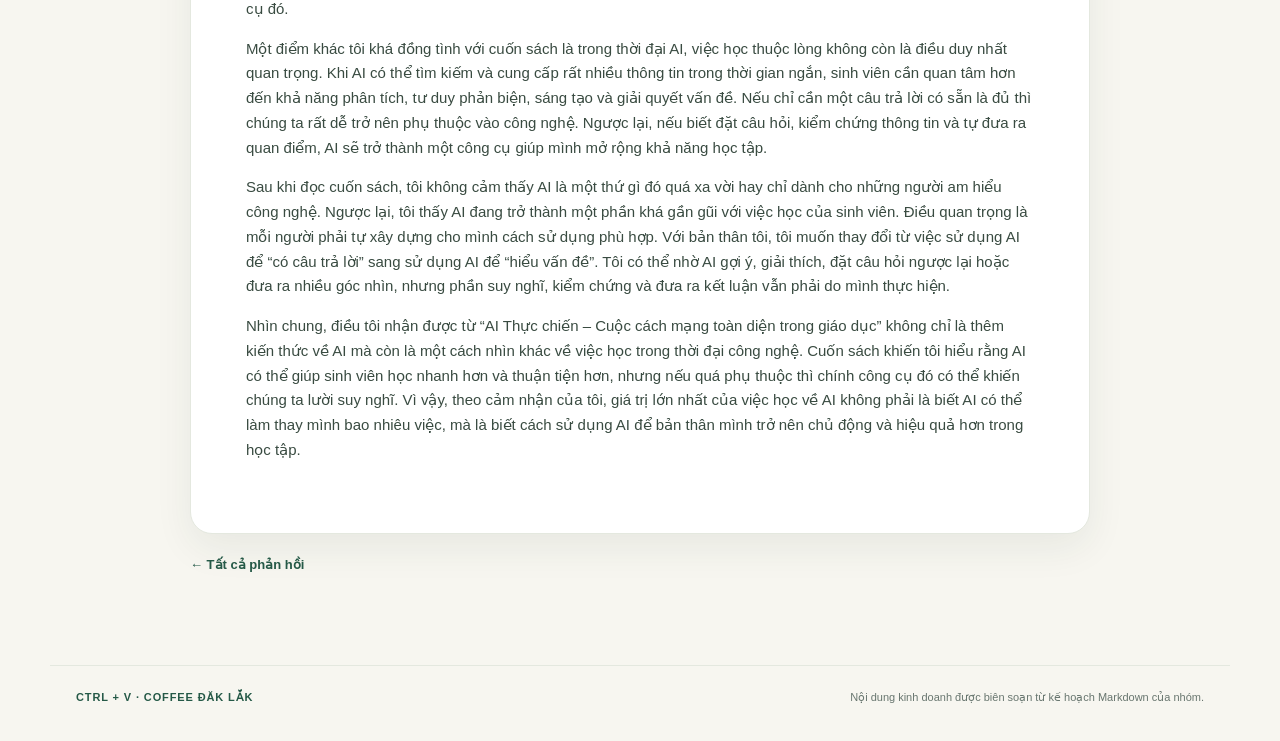
<file: reflection-01.html>
<!doctype html><html lang="vi"><head><meta charset="utf-8"><meta name="viewport" content="width=device-width,initial-scale=1"><meta name="description" content="Bài phản hồi đọc sách của Bùi Ngọc Gia Mỹ."><title>Phản hồi · Bùi Ngọc Gia Mỹ · COFFEE ĐĂK LẮK</title><link rel="stylesheet" href="style.css"></head><body><header class="top"><a class="brand" href="index.html"><span class="brand-mark">C</span><span>COFFEE <b>ĐĂK LẮK</b><small>CTRL + V · DỰ ÁN KHỞI NGHIỆP</small></span></a><nav><a  href="index.html">Trang chủ</a><a  href="business-plan.html">Kế hoạch kinh doanh</a><a  href="financial-analysis.html">Tài chính</a><a  href="swot.html">SWOT</a><a  href="five-forces.html">Porter</a><a aria-current="page" href="reflections.html">Phản hồi đọc sách</a><a  href="action-plan.html">Kế hoạch hành động</a></nav></header><main><section class="page-hero"><div><span class="eyebrow">MEMBER REFLECTION</span><h1>Bùi Ngọc Gia Mỹ</h1><p>Bài phản hồi đọc sách · nội dung chuyển từ tệp Markdown của thành viên.</p></div><span class="hero-orbit" aria-hidden="true">☕</span></section><article class="reflection-body"><h2>Bùi Ngọc Gia Mỹ</h2>
<p>Tên sách: AI Thực chiến – Cuộc cách mạng toàn diện trong giáo dục</p>
<p>Nhà xuất bản: NXB Công Thương</p>
<p>Tác giả: Liu Wen Yong</p>
<p>Cảm Nghĩ:</p>
<p>“AI Thực chiến – Cuộc cách mạng toàn diện trong giáo dục” của tác giả Liu Wen Yong là cuốn sách tập trung vào sự thay đổi của giáo dục dưới tác động của trí tuệ nhân tạo, đặc biệt là AI tạo sinh và ChatGPT. Cuốn sách không chỉ giải thích AI đang phát triển như thế nào mà còn đi sâu vào cách AI có thể được đưa vào quá trình dạy và học. Nội dung được tiếp cận từ nhiều phía, trong đó nổi bật là ba đối tượng: giáo viên, học sinh – sinh viên và phụ huynh. Với giáo viên, AI có thể hỗ trợ thiết kế bài giảng, xây dựng đề cương, câu hỏi và bài kiểm tra; với người học, AI có thể hỗ trợ tự học, cá nhân hóa phương pháp học và xây dựng lộ trình học tập; còn với phụ huynh, AI có thể trở thành công cụ hỗ trợ đồng hành cùng con trong quá trình học tập. Bên cạnh những lợi ích, cuốn sách cũng đặt ra những vấn đề về sự phụ thuộc vào AI và nhấn mạnh rằng công nghệ nên hỗ trợ con người chứ không thay thế hoàn toàn con người.</p>
<p>Là một sinh viên đại học, tôi cảm thấy nội dung của cuốn sách khá gần với cuộc sống học tập của mình. AI xuất hiện ngày càng nhiều trong việc học, từ tìm kiếm thông tin, lên ý tưởng, giải thích bài học cho đến hỗ trợ làm bài tập và nghiên cứu. Trước khi đọc sách, tôi cũng thường sử dụng ChatGPT nhưng chủ yếu với suy nghĩ đơn giản là hỏi AI để có câu trả lời nhanh hơn. Vì vậy, ban đầu tôi nghĩ đây sẽ là một cuốn sách hướng dẫn cách sử dụng AI. Tuy nhiên, khi tìm hiểu nội dung, tôi nhận ra cuốn sách muốn nói đến một vấn đề rộng hơn: AI đang làm thay đổi cách chúng ta tiếp cận kiến thức và cách chúng ta học.</p>
<p>Điều đầu tiên tôi thấy hữu ích là cuốn sách giúp tôi hiểu rõ hơn về vai trò của AI trong quá trình tự học. Là sinh viên đại học, không phải lúc nào tôi cũng có thể hiểu ngay những kiến thức được học trên lớp. Có những lúc tôi phải tự tìm tài liệu hoặc tìm một cách giải thích khác dễ hiểu hơn. Trong trường hợp này, AI có thể đóng vai trò như một người hỗ trợ. Tôi có thể yêu cầu AI giải thích một khái niệm theo cách đơn giản hơn, đưa ra ví dụ hoặc gợi ý những hướng tìm hiểu tiếp theo. Điều này khiến tôi nhận ra AI không nhất thiết phải được sử dụng để làm bài thay mình mà có thể được dùng để giúp mình học tốt hơn.</p>
<p>Tuy nhiên, điều khiến tôi suy nghĩ nhiều nhất sau khi đọc sách lại là vấn đề phụ thuộc vào AI. Trước đây, đôi khi tôi có thói quen đưa câu hỏi cho AI rồi sử dụng luôn câu trả lời nếu thấy nó hợp lý. Nhưng thực tế, một câu trả lời được trình bày rất rõ ràng không có nghĩa là nó hoàn toàn chính xác. AI vẫn có thể đưa ra thông tin sai, thiếu nguồn hoặc hiểu chưa đúng vấn đề. Vì vậy, tôi nhận ra rằng việc kiểm tra thông tin sau khi sử dụng AI là một bước rất quan trọng. Đặc biệt khi dùng AI để làm bài học thuật, sinh viên không nên xem câu trả lời của AI là kết luận cuối cùng mà cần đối chiếu với sách, tài liệu và những nguồn đáng tin cậy.</p>
<p>Cuốn sách cũng khiến tôi nhìn lại cách mình đặt câu hỏi cho AI. Có những lúc tôi chỉ đưa một câu hỏi rất ngắn và chung chung, sau đó nhận được một câu trả lời cũng khá chung chung. Khi hiểu hơn về cách AI hỗ trợ giáo dục, tôi nhận ra rằng muốn có kết quả tốt thì người sử dụng cũng phải biết mình đang cần gì. Một câu hỏi có đầy đủ bối cảnh, mục tiêu và yêu cầu cụ thể sẽ giúp AI đưa ra câu trả lời phù hợp hơn. Vì vậy, tôi nghĩ kỹ năng sử dụng AI thực chất không chỉ nằm ở việc biết sử dụng một công cụ, mà còn nằm ở khả năng đặt câu hỏi và định hướng cho công cụ đó.</p>
<p>Một điểm khác tôi khá đồng tình với cuốn sách là trong thời đại AI, việc học thuộc lòng không còn là điều duy nhất quan trọng. Khi AI có thể tìm kiếm và cung cấp rất nhiều thông tin trong thời gian ngắn, sinh viên cần quan tâm hơn đến khả năng phân tích, tư duy phản biện, sáng tạo và giải quyết vấn đề. Nếu chỉ cần một câu trả lời có sẵn là đủ thì chúng ta rất dễ trở nên phụ thuộc vào công nghệ. Ngược lại, nếu biết đặt câu hỏi, kiểm chứng thông tin và tự đưa ra quan điểm, AI sẽ trở thành một công cụ giúp mình mở rộng khả năng học tập.</p>
<p>Sau khi đọc cuốn sách, tôi không cảm thấy AI là một thứ gì đó quá xa vời hay chỉ dành cho những người am hiểu công nghệ. Ngược lại, tôi thấy AI đang trở thành một phần khá gần gũi với việc học của sinh viên. Điều quan trọng là mỗi người phải tự xây dựng cho mình cách sử dụng phù hợp. Với bản thân tôi, tôi muốn thay đổi từ việc sử dụng AI để “có câu trả lời” sang sử dụng AI để “hiểu vấn đề”. Tôi có thể nhờ AI gợi ý, giải thích, đặt câu hỏi ngược lại hoặc đưa ra nhiều góc nhìn, nhưng phần suy nghĩ, kiểm chứng và đưa ra kết luận vẫn phải do mình thực hiện.</p>
<p>Nhìn chung, điều tôi nhận được từ “AI Thực chiến – Cuộc cách mạng toàn diện trong giáo dục” không chỉ là thêm kiến thức về AI mà còn là một cách nhìn khác về việc học trong thời đại công nghệ. Cuốn sách khiến tôi hiểu rằng AI có thể giúp sinh viên học nhanh hơn và thuận tiện hơn, nhưng nếu quá phụ thuộc thì chính công cụ đó có thể khiến chúng ta lười suy nghĩ. Vì vậy, theo cảm nhận của tôi, giá trị lớn nhất của việc học về AI không phải là biết AI có thể làm thay mình bao nhiêu việc, mà là biết cách sử dụng AI để bản thân mình trở nên chủ động và hiệu quả hơn trong học tập.</p></article><a class="back-link" href="reflections.html">← Tất cả phản hồi</a></main><footer><span>CTRL + V · COFFEE ĐĂK LẮK</span><span>Nội dung kinh doanh được biên soạn từ kế hoạch Markdown của nhóm.</span></footer></body></html>
</file>
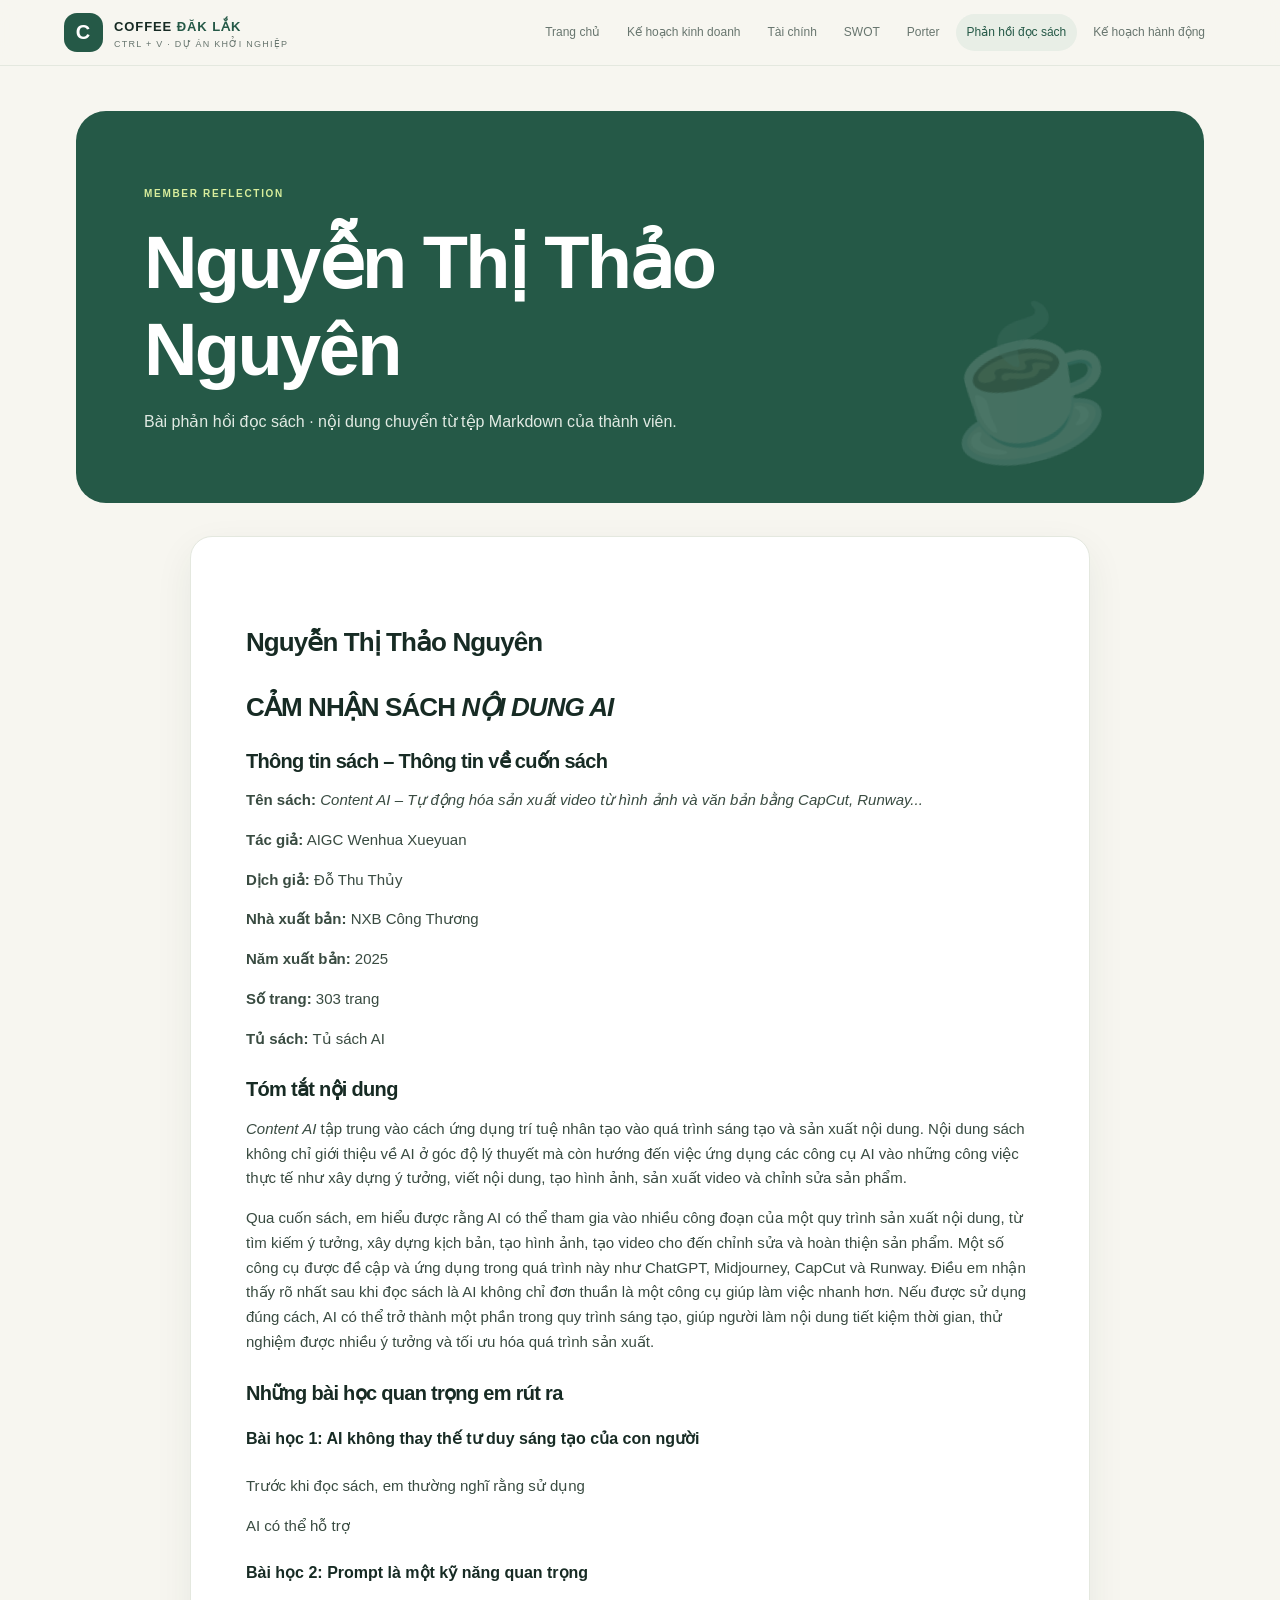
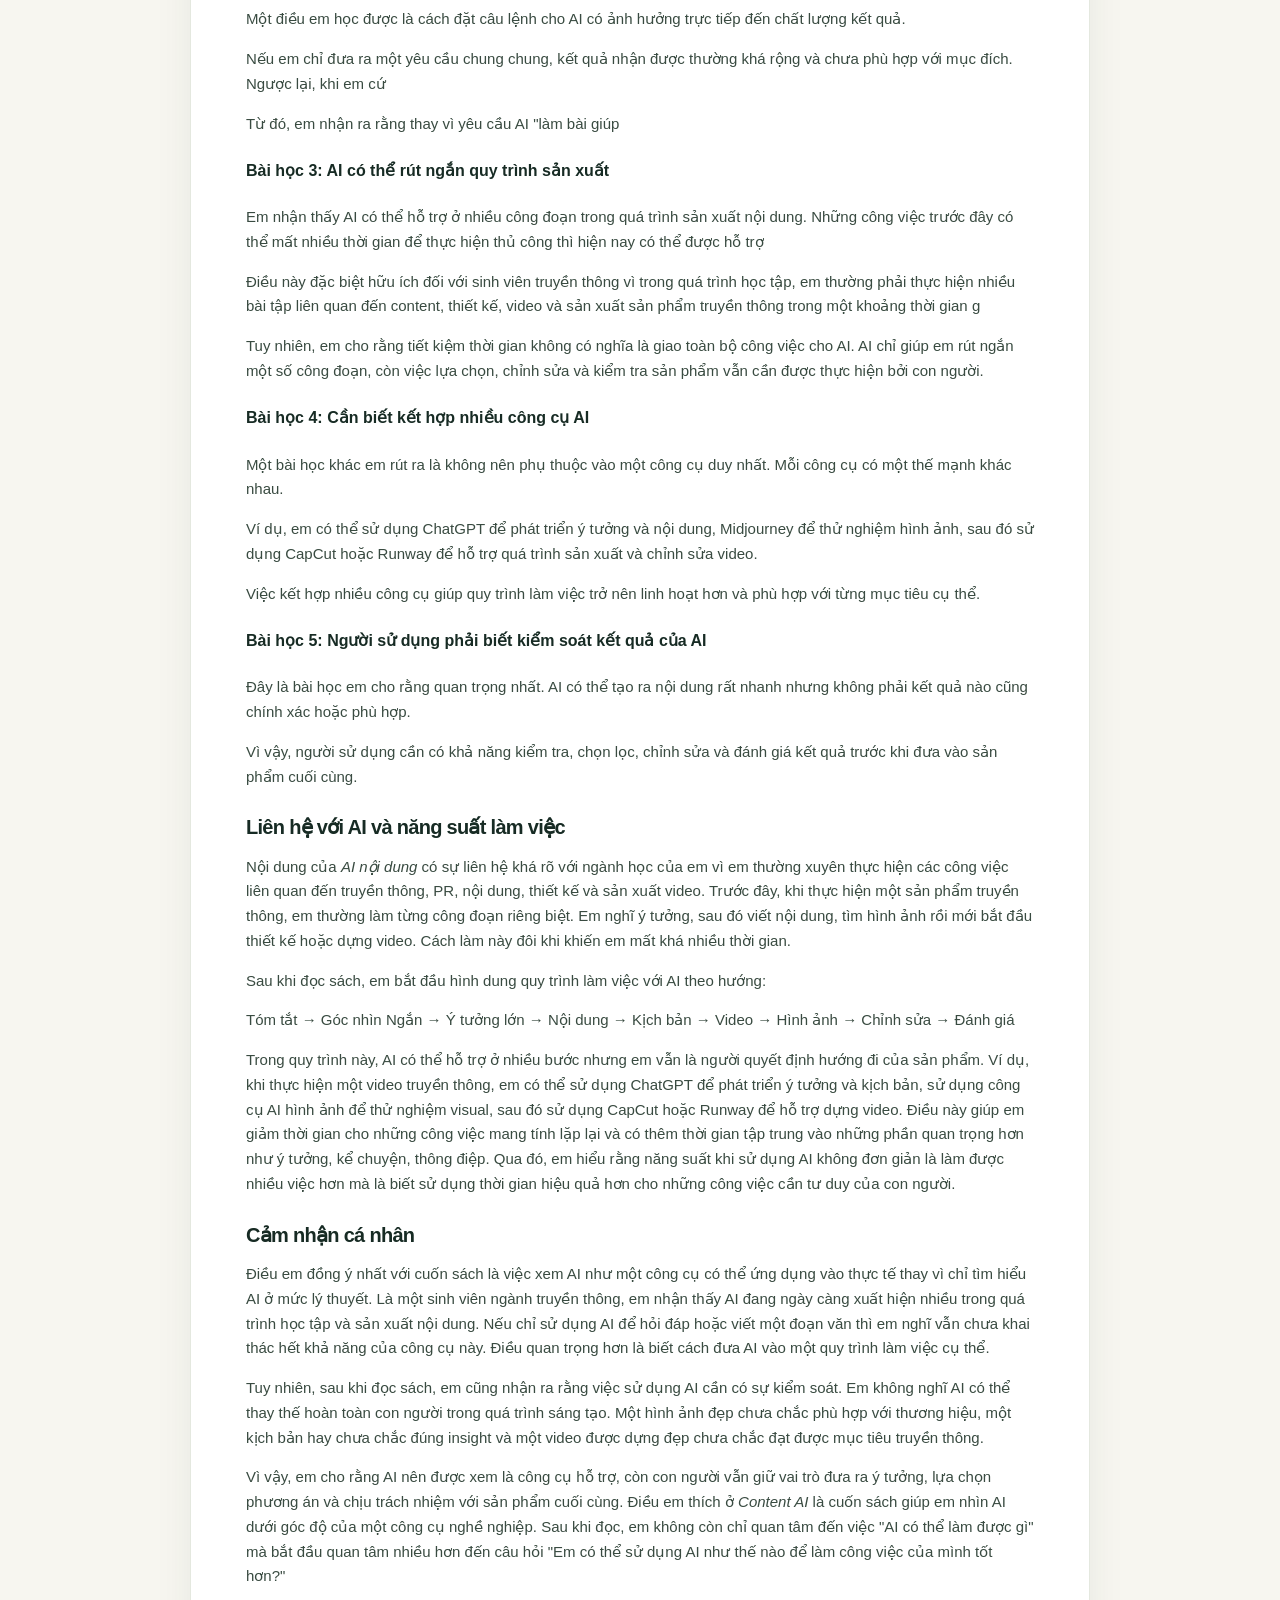
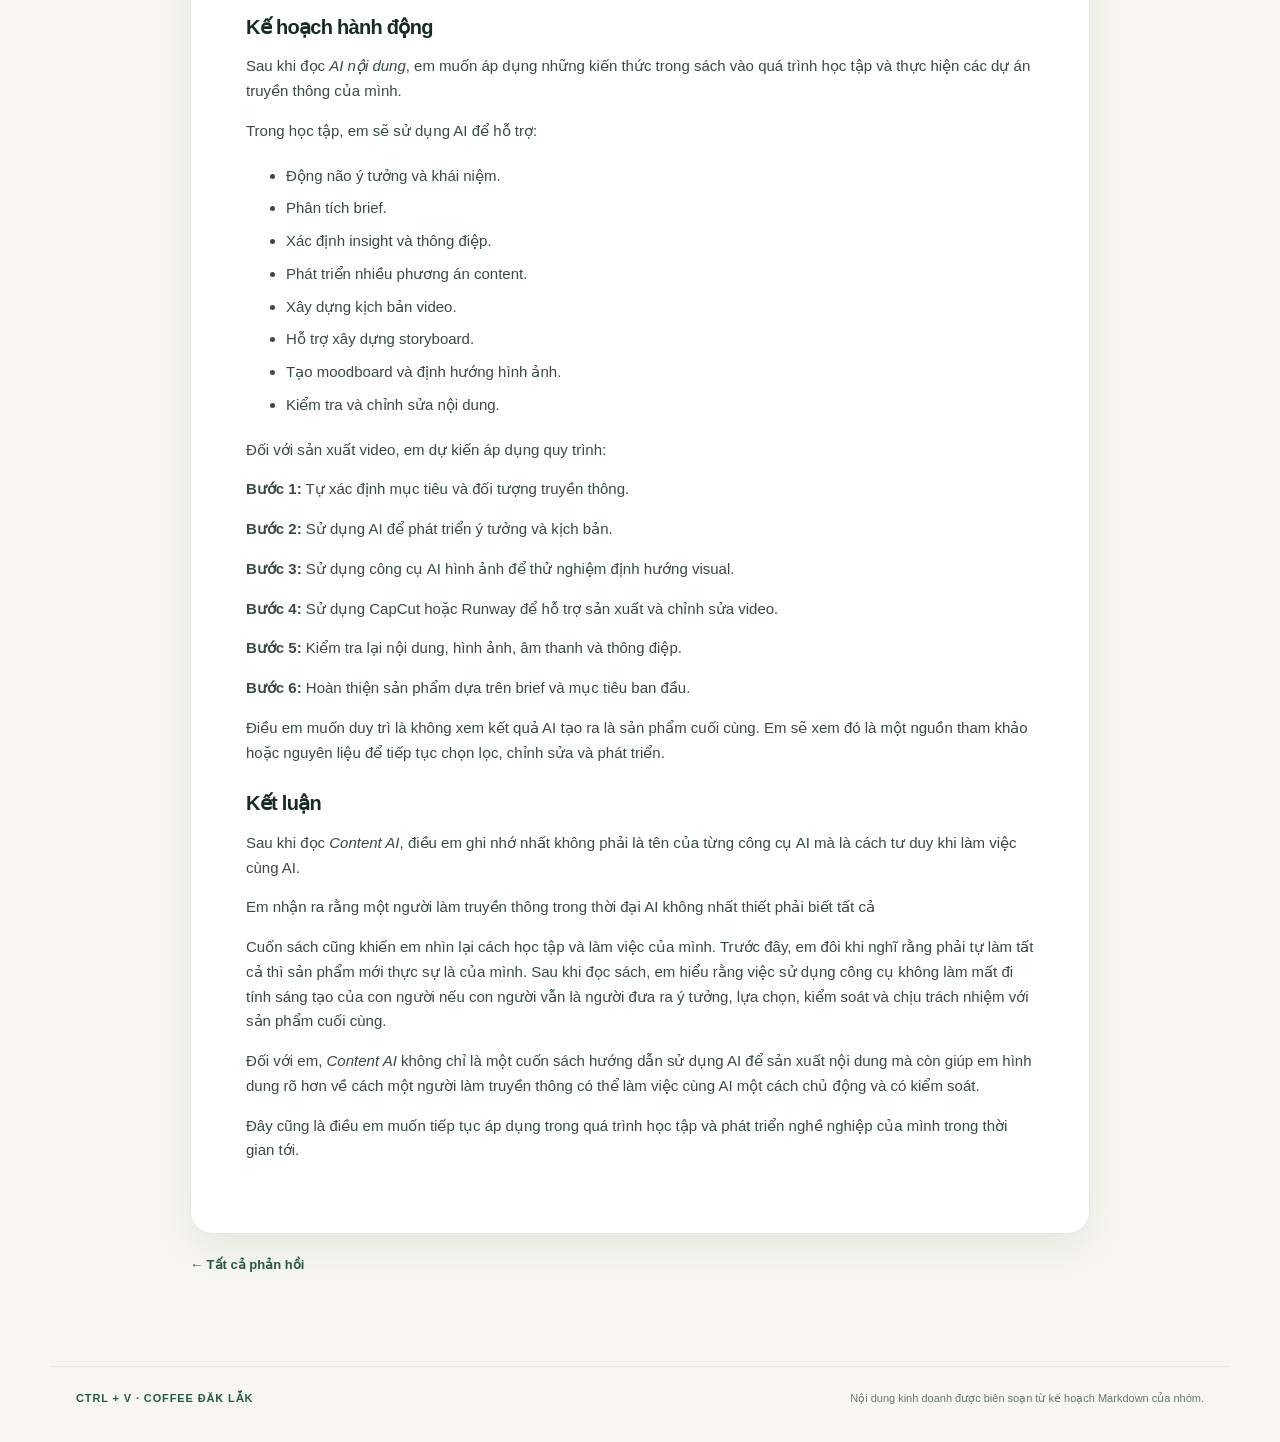
<file: reflection-02.html>
<!doctype html><html lang="vi"><head><meta charset="utf-8"><meta name="viewport" content="width=device-width,initial-scale=1"><meta name="description" content="Bài phản hồi đọc sách của Nguyễn Thị Thảo Nguyên."><title>Phản hồi · Nguyễn Thị Thảo Nguyên · COFFEE ĐĂK LẮK</title><link rel="stylesheet" href="style.css"></head><body><header class="top"><a class="brand" href="index.html"><span class="brand-mark">C</span><span>COFFEE <b>ĐĂK LẮK</b><small>CTRL + V · DỰ ÁN KHỞI NGHIỆP</small></span></a><nav><a  href="index.html">Trang chủ</a><a  href="business-plan.html">Kế hoạch kinh doanh</a><a  href="financial-analysis.html">Tài chính</a><a  href="swot.html">SWOT</a><a  href="five-forces.html">Porter</a><a aria-current="page" href="reflections.html">Phản hồi đọc sách</a><a  href="action-plan.html">Kế hoạch hành động</a></nav></header><main><section class="page-hero"><div><span class="eyebrow">MEMBER REFLECTION</span><h1>Nguyễn Thị Thảo Nguyên</h1><p>Bài phản hồi đọc sách · nội dung chuyển từ tệp Markdown của thành viên.</p></div><span class="hero-orbit" aria-hidden="true">☕</span></section><article class="reflection-body"><h2>Nguyễn Thị Thảo Nguyên</h2>
<h2>CẢM NHẬN SÁCH <em>NỘI DUNG AI</em></h2>
<h3>Thông tin sách – Thông tin về cuốn sách</h3>
<p><strong>Tên sách:</strong> <em>Content AI – Tự động hóa sản xuất video từ hình ảnh và văn bản bằng CapCut, Runway...</em></p>
<p><strong>Tác giả:</strong> AIGC Wenhua Xueyuan</p>
<p><strong>Dịch giả:</strong> Đỗ Thu Thủy</p>
<p><strong>Nhà xuất bản:</strong> NXB Công Thương</p>
<p><strong>Năm xuất bản:</strong> 2025</p>
<p><strong>Số trang:</strong> 303 trang</p>
<p><strong>Tủ sách:</strong> Tủ sách AI</p>
<h3>Tóm tắt nội dung</h3>
<p><em>Content AI</em> tập trung vào cách ứng dụng trí tuệ nhân tạo vào quá trình sáng tạo và sản xuất nội dung. Nội dung sách không chỉ giới thiệu về AI ở góc độ lý thuyết mà còn hướng đến việc ứng dụng các công cụ AI vào những công việc thực tế như xây dựng ý tưởng, viết nội dung, tạo hình ảnh, sản xuất video và chỉnh sửa sản phẩm.</p>
<p>Qua cuốn sách, em hiểu được rằng AI có thể tham gia vào nhiều công đoạn của một quy trình sản xuất nội dung, từ tìm kiếm ý tưởng, xây dựng kịch bản, tạo hình ảnh, tạo video cho đến chỉnh sửa và hoàn thiện sản phẩm. Một số công cụ được đề cập và ứng dụng trong quá trình này như ChatGPT, Midjourney, CapCut và Runway. Điều em nhận thấy rõ nhất sau khi đọc sách là AI không chỉ đơn thuần là một công cụ giúp làm việc nhanh hơn. Nếu được sử dụng đúng cách, AI có thể trở thành một phần trong quy trình sáng tạo, giúp người làm nội dung tiết kiệm thời gian, thử nghiệm được nhiều ý tưởng và tối ưu hóa quá trình sản xuất.</p>
<h3>Những bài học quan trọng em rút ra</h3>
<h4>Bài học 1: AI không thay thế tư duy sáng tạo của con người</h4>
<p>Trước khi đọc sách, em thường nghĩ rằng sử dụng</p>
<p>AI có thể hỗ trợ</p>
<h4>Bài học 2: Prompt là một kỹ năng quan trọng</h4>
<p>Một điều em học được là cách đặt câu lệnh cho AI có ảnh hưởng trực tiếp đến chất lượng kết quả.</p>
<p>Nếu em chỉ đưa ra một yêu cầu chung chung, kết quả nhận được thường khá rộng và chưa phù hợp với mục đích. Ngược lại, khi em cứ</p>
<p>Từ đó, em nhận ra rằng thay vì yêu cầu AI &quot;làm bài giúp</p>
<h4>Bài học 3: AI có thể rút ngắn quy trình sản xuất</h4>
<p>Em nhận thấy AI có thể hỗ trợ ở nhiều công đoạn trong quá trình sản xuất nội dung. Những công việc trước đây có thể mất nhiều thời gian để thực hiện thủ công thì hiện nay có thể được hỗ trợ</p>
<p>Điều này đặc biệt hữu ích đối với sinh viên truyền thông vì trong quá trình học tập, em thường phải thực hiện nhiều bài tập liên quan đến content, thiết kế, video và sản xuất sản phẩm truyền thông trong một khoảng thời gian g</p>
<p>Tuy nhiên, em cho rằng tiết kiệm thời gian không có nghĩa là giao toàn bộ công việc cho AI. AI chỉ giúp em rút ngắn một số công đoạn, còn việc lựa chọn, chỉnh sửa và kiểm tra sản phẩm vẫn cần được thực hiện bởi con người.</p>
<h4>Bài học 4: Cần biết kết hợp nhiều công cụ AI</h4>
<p>Một bài học khác em rút ra là không nên phụ thuộc vào một công cụ duy nhất. Mỗi công cụ có một thế mạnh khác nhau.</p>
<p>Ví dụ, em có thể sử dụng ChatGPT để phát triển ý tưởng và nội dung, Midjourney để thử nghiệm hình ảnh, sau đó sử dụng CapCut hoặc Runway để hỗ trợ quá trình sản xuất và chỉnh sửa video.</p>
<p>Việc kết hợp nhiều công cụ giúp quy trình làm việc trở nên linh hoạt hơn và phù hợp với từng mục tiêu cụ thể.</p>
<h4>Bài học 5: Người sử dụng phải biết kiểm soát kết quả của AI</h4>
<p>Đây là bài học em cho rằng quan trọng nhất. AI có thể tạo ra nội dung rất nhanh nhưng không phải kết quả nào cũng chính xác hoặc phù hợp.</p>
<p>Vì vậy, người sử dụng cần có khả năng kiểm tra, chọn lọc, chỉnh sửa và đánh giá kết quả trước khi đưa vào sản phẩm cuối cùng.</p>
<h3>Liên hệ với AI và năng suất làm việc</h3>
<p>Nội dung của <em>AI nội dung</em> có sự liên hệ khá rõ với ngành học của em vì em thường xuyên thực hiện các công việc liên quan đến truyền thông, PR, nội dung, thiết kế và sản xuất video. Trước đây, khi thực hiện một sản phẩm truyền thông, em thường làm từng công đoạn riêng biệt. Em nghĩ ý tưởng, sau đó viết nội dung, tìm hình ảnh rồi mới bắt đầu thiết kế hoặc dựng video. Cách làm này đôi khi khiến em mất khá nhiều thời gian.</p>
<p>Sau khi đọc sách, em bắt đầu hình dung quy trình làm việc với AI theo hướng:</p>
<p>Tóm tắt → Góc nhìn Ngắn → Ý tưởng lớn → Nội dung → Kịch bản → Video → Hình ảnh → Chỉnh sửa → Đánh giá</p>
<p>Trong quy trình này, AI có thể hỗ trợ ở nhiều bước nhưng em vẫn là người quyết định hướng đi của sản phẩm. Ví dụ, khi thực hiện một video truyền thông, em có thể sử dụng ChatGPT để phát triển ý tưởng và kịch bản, sử dụng công cụ AI hình ảnh để thử nghiệm visual, sau đó sử dụng CapCut hoặc Runway để hỗ trợ dựng video. Điều này giúp em giảm thời gian cho những công việc mang tính lặp lại và có thêm thời gian tập trung vào những phần quan trọng hơn như ý tưởng, kể chuyện, thông điệp. Qua đó, em hiểu rằng năng suất khi sử dụng AI không đơn giản là làm được nhiều việc hơn mà là biết sử dụng thời gian hiệu quả hơn cho những công việc cần tư duy của con người.</p>
<h3>Cảm nhận cá nhân</h3>
<p>Điều em đồng ý nhất với cuốn sách là việc xem AI như một công cụ có thể ứng dụng vào thực tế thay vì chỉ tìm hiểu AI ở mức lý thuyết. Là một sinh viên ngành truyền thông, em nhận thấy AI đang ngày càng xuất hiện nhiều trong quá trình học tập và sản xuất nội dung. Nếu chỉ sử dụng AI để hỏi đáp hoặc viết một đoạn văn thì em nghĩ vẫn chưa khai thác hết khả năng của công cụ này. Điều quan trọng hơn là biết cách đưa AI vào một quy trình làm việc cụ thể.</p>
<p>Tuy nhiên, sau khi đọc sách, em cũng nhận ra rằng việc sử dụng AI cần có sự kiểm soát. Em không nghĩ AI có thể thay thế hoàn toàn con người trong quá trình sáng tạo. Một hình ảnh đẹp chưa chắc phù hợp với thương hiệu, một kịch bản hay chưa chắc đúng insight và một video được dựng đẹp chưa chắc đạt được mục tiêu truyền thông.</p>
<p>Vì vậy, em cho rằng AI nên được xem là công cụ hỗ trợ, còn con người vẫn giữ vai trò đưa ra ý tưởng, lựa chọn phương án và chịu trách nhiệm với sản phẩm cuối cùng. Điều em thích ở <em>Content AI</em> là cuốn sách giúp em nhìn AI dưới góc độ của một công cụ nghề nghiệp. Sau khi đọc, em không còn chỉ quan tâm đến việc &quot;AI có thể làm được gì&quot; mà bắt đầu quan tâm nhiều hơn đến câu hỏi &quot;Em có thể sử dụng AI như thế nào để làm công việc của mình tốt hơn?&quot;</p>
<h3>Kế hoạch hành động</h3>
<p>Sau khi đọc <em>AI nội dung</em>, em muốn áp dụng những kiến thức trong sách vào quá trình học tập và thực hiện các dự án truyền thông của mình.</p>
<p>Trong học tập, em sẽ sử dụng AI để hỗ trợ:</p>
<ul>
<li>Động não ý tưởng và khái niệm.</li>
<li>Phân tích brief.</li>
<li>Xác định insight và thông điệp.</li>
<li>Phát triển nhiều phương án content.</li>
<li>Xây dựng kịch bản video.</li>
<li>Hỗ trợ xây dựng storyboard.</li>
<li>Tạo moodboard và định hướng hình ảnh.</li>
<li>Kiểm tra và chỉnh sửa nội dung.</li>
</ul>
<p>Đối với sản xuất video, em dự kiến áp dụng quy trình:</p>
<p><strong>Bước 1:</strong> Tự xác định mục tiêu và đối tượng truyền thông.</p>
<p><strong>Bước 2:</strong> Sử dụng AI để phát triển ý tưởng và kịch bản.</p>
<p><strong>Bước 3:</strong> Sử dụng công cụ AI hình ảnh để thử nghiệm định hướng visual.</p>
<p><strong>Bước 4:</strong> Sử dụng CapCut hoặc Runway để hỗ trợ sản xuất và chỉnh sửa video.</p>
<p><strong>Bước 5:</strong> Kiểm tra lại nội dung, hình ảnh, âm thanh và thông điệp.</p>
<p><strong>Bước 6:</strong> Hoàn thiện sản phẩm dựa trên brief và mục tiêu ban đầu.</p>
<p>Điều em muốn duy trì là không xem kết quả AI tạo ra là sản phẩm cuối cùng. Em sẽ xem đó là một nguồn tham khảo hoặc nguyên liệu để tiếp tục chọn lọc, chỉnh sửa và phát triển.</p>
<h3>Kết luận</h3>
<p>Sau khi đọc <em>Content AI</em>, điều em ghi nhớ nhất không phải là tên của từng công cụ AI mà là cách tư duy khi làm việc cùng AI.</p>
<p>Em nhận ra rằng một người làm truyền thông trong thời đại AI không nhất thiết phải biết tất cả</p>
<p>Cuốn sách cũng khiến em nhìn lại cách học tập và làm việc của mình. Trước đây, em đôi khi nghĩ rằng phải tự làm tất cả thì sản phẩm mới thực sự là của mình. Sau khi đọc sách, em hiểu rằng việc sử dụng công cụ không làm mất đi tính sáng tạo của con người nếu con người vẫn là người đưa ra ý tưởng, lựa chọn, kiểm soát và chịu trách nhiệm với sản phẩm cuối cùng.</p>
<p>Đối với em, <em>Content AI</em> không chỉ là một cuốn sách hướng dẫn sử dụng AI để sản xuất nội dung mà còn giúp em hình dung rõ hơn về cách một người làm truyền thông có thể làm việc cùng AI một cách chủ động và có kiểm soát.</p>
<p>Đây cũng là điều em muốn tiếp tục áp dụng trong quá trình học tập và phát triển nghề nghiệp của mình trong thời gian tới.</p></article><a class="back-link" href="reflections.html">← Tất cả phản hồi</a></main><footer><span>CTRL + V · COFFEE ĐĂK LẮK</span><span>Nội dung kinh doanh được biên soạn từ kế hoạch Markdown của nhóm.</span></footer></body></html>
</file>
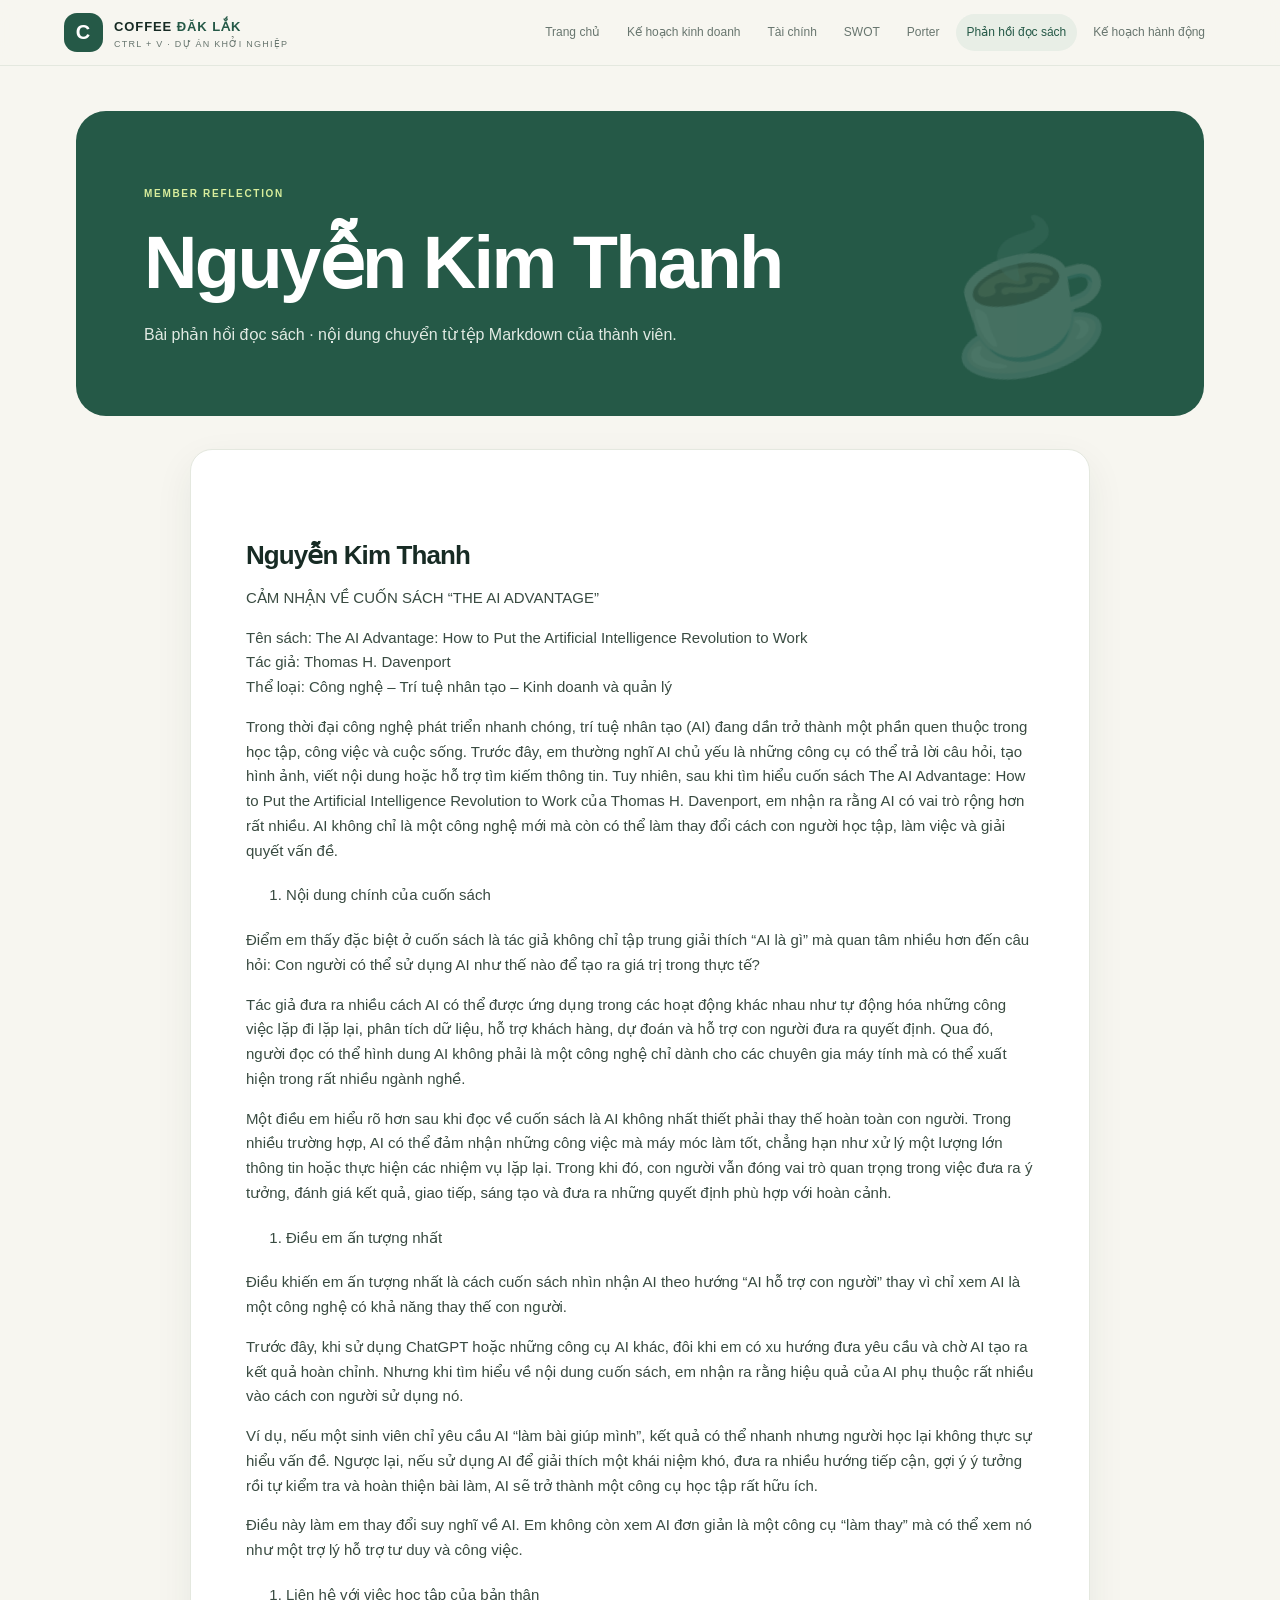
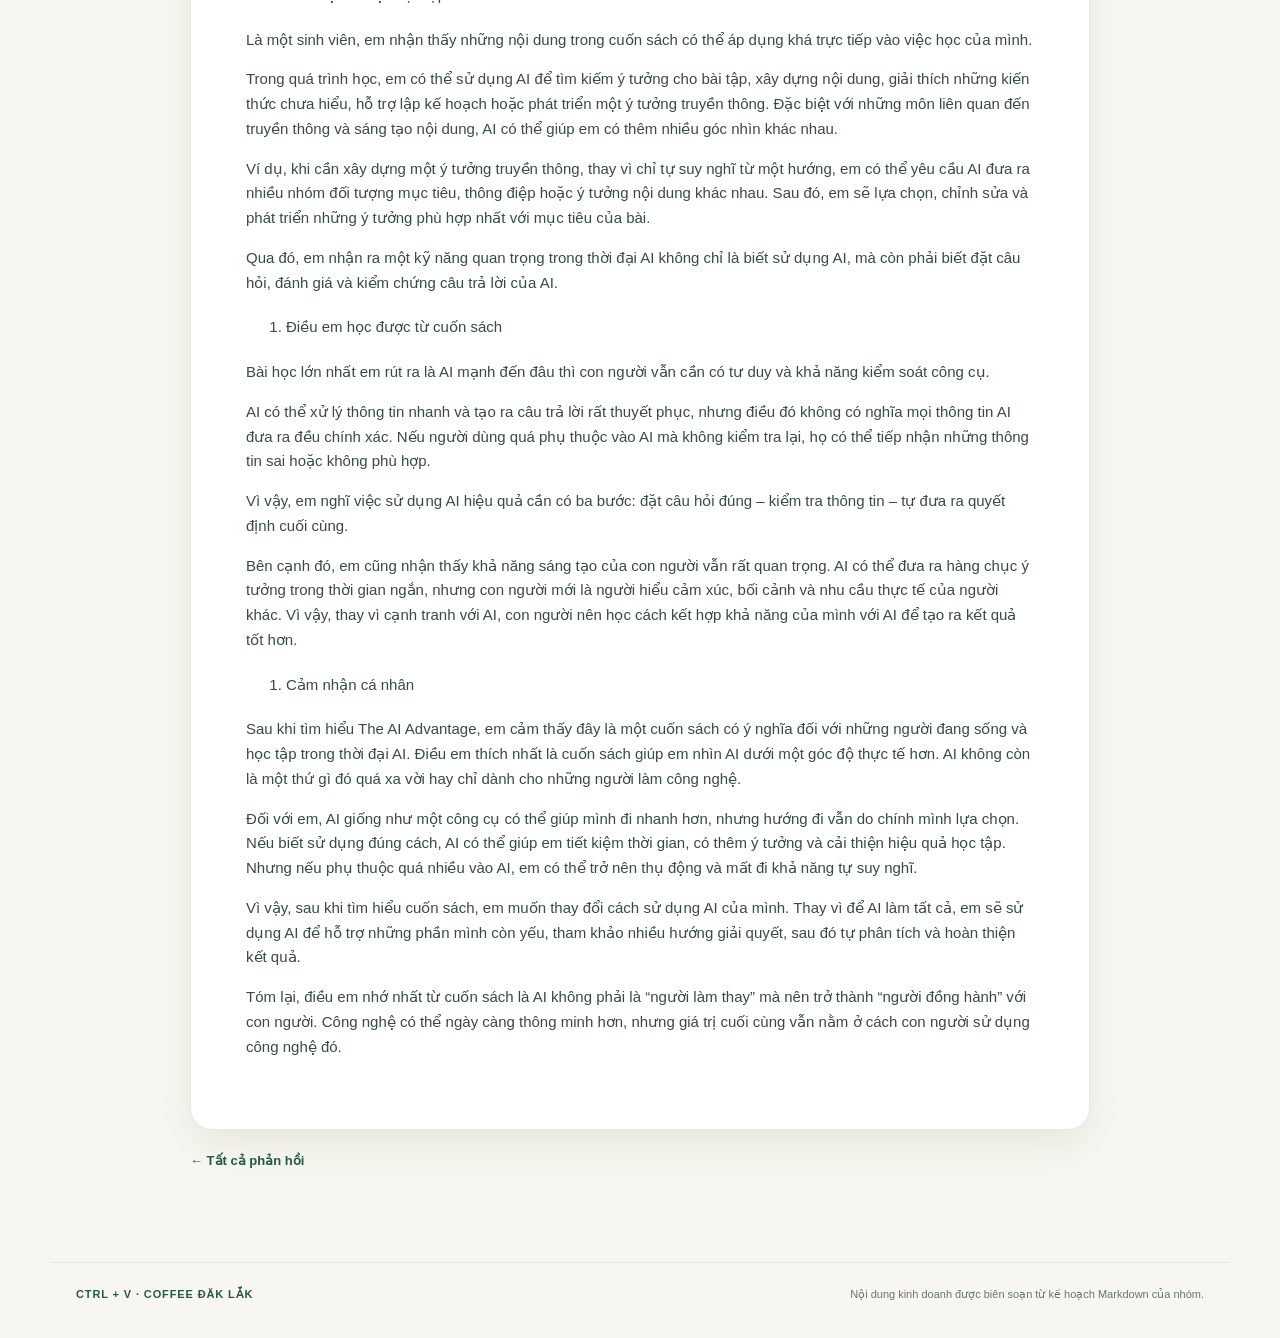
<file: reflection-03.html>
<!doctype html><html lang="vi"><head><meta charset="utf-8"><meta name="viewport" content="width=device-width,initial-scale=1"><meta name="description" content="Bài phản hồi đọc sách của Nguyễn Kim Thanh."><title>Phản hồi · Nguyễn Kim Thanh · COFFEE ĐĂK LẮK</title><link rel="stylesheet" href="style.css"></head><body><header class="top"><a class="brand" href="index.html"><span class="brand-mark">C</span><span>COFFEE <b>ĐĂK LẮK</b><small>CTRL + V · DỰ ÁN KHỞI NGHIỆP</small></span></a><nav><a  href="index.html">Trang chủ</a><a  href="business-plan.html">Kế hoạch kinh doanh</a><a  href="financial-analysis.html">Tài chính</a><a  href="swot.html">SWOT</a><a  href="five-forces.html">Porter</a><a aria-current="page" href="reflections.html">Phản hồi đọc sách</a><a  href="action-plan.html">Kế hoạch hành động</a></nav></header><main><section class="page-hero"><div><span class="eyebrow">MEMBER REFLECTION</span><h1>Nguyễn Kim Thanh</h1><p>Bài phản hồi đọc sách · nội dung chuyển từ tệp Markdown của thành viên.</p></div><span class="hero-orbit" aria-hidden="true">☕</span></section><article class="reflection-body"><h2>Nguyễn Kim Thanh</h2>
<p>CẢM NHẬN VỀ CUỐN SÁCH “THE AI ADVANTAGE”</p>
<p>Tên sách: The AI Advantage: How to Put the Artificial Intelligence Revolution to Work<br>Tác giả: Thomas H. Davenport<br>Thể loại: Công nghệ – Trí tuệ nhân tạo – Kinh doanh và quản lý</p>
<p>Trong thời đại công nghệ phát triển nhanh chóng, trí tuệ nhân tạo (AI) đang dần trở thành một phần quen thuộc trong học tập, công việc và cuộc sống. Trước đây, em thường nghĩ AI chủ yếu là những công cụ có thể trả lời câu hỏi, tạo hình ảnh, viết nội dung hoặc hỗ trợ tìm kiếm thông tin. Tuy nhiên, sau khi tìm hiểu cuốn sách The AI Advantage: How to Put the Artificial Intelligence Revolution to Work của Thomas H. Davenport, em nhận ra rằng AI có vai trò rộng hơn rất nhiều. AI không chỉ là một công nghệ mới mà còn có thể làm thay đổi cách con người học tập, làm việc và giải quyết vấn đề.</p>
<ol>
<li>Nội dung chính của cuốn sách</li>
</ol>
<p>Điểm em thấy đặc biệt ở cuốn sách là tác giả không chỉ tập trung giải thích “AI là gì” mà quan tâm nhiều hơn đến câu hỏi: Con người có thể sử dụng AI như thế nào để tạo ra giá trị trong thực tế?</p>
<p>Tác giả đưa ra nhiều cách AI có thể được ứng dụng trong các hoạt động khác nhau như tự động hóa những công việc lặp đi lặp lại, phân tích dữ liệu, hỗ trợ khách hàng, dự đoán và hỗ trợ con người đưa ra quyết định. Qua đó, người đọc có thể hình dung AI không phải là một công nghệ chỉ dành cho các chuyên gia máy tính mà có thể xuất hiện trong rất nhiều ngành nghề.</p>
<p>Một điều em hiểu rõ hơn sau khi đọc về cuốn sách là AI không nhất thiết phải thay thế hoàn toàn con người. Trong nhiều trường hợp, AI có thể đảm nhận những công việc mà máy móc làm tốt, chẳng hạn như xử lý một lượng lớn thông tin hoặc thực hiện các nhiệm vụ lặp lại. Trong khi đó, con người vẫn đóng vai trò quan trọng trong việc đưa ra ý tưởng, đánh giá kết quả, giao tiếp, sáng tạo và đưa ra những quyết định phù hợp với hoàn cảnh.</p>
<ol>
<li>Điều em ấn tượng nhất</li>
</ol>
<p>Điều khiến em ấn tượng nhất là cách cuốn sách nhìn nhận AI theo hướng “AI hỗ trợ con người” thay vì chỉ xem AI là một công nghệ có khả năng thay thế con người.</p>
<p>Trước đây, khi sử dụng ChatGPT hoặc những công cụ AI khác, đôi khi em có xu hướng đưa yêu cầu và chờ AI tạo ra kết quả hoàn chỉnh. Nhưng khi tìm hiểu về nội dung cuốn sách, em nhận ra rằng hiệu quả của AI phụ thuộc rất nhiều vào cách con người sử dụng nó.</p>
<p>Ví dụ, nếu một sinh viên chỉ yêu cầu AI “làm bài giúp mình”, kết quả có thể nhanh nhưng người học lại không thực sự hiểu vấn đề. Ngược lại, nếu sử dụng AI để giải thích một khái niệm khó, đưa ra nhiều hướng tiếp cận, gợi ý ý tưởng rồi tự kiểm tra và hoàn thiện bài làm, AI sẽ trở thành một công cụ học tập rất hữu ích.</p>
<p>Điều này làm em thay đổi suy nghĩ về AI. Em không còn xem AI đơn giản là một công cụ “làm thay” mà có thể xem nó như một trợ lý hỗ trợ tư duy và công việc.</p>
<ol>
<li>Liên hệ với việc học tập của bản thân</li>
</ol>
<p>Là một sinh viên, em nhận thấy những nội dung trong cuốn sách có thể áp dụng khá trực tiếp vào việc học của mình.</p>
<p>Trong quá trình học, em có thể sử dụng AI để tìm kiếm ý tưởng cho bài tập, xây dựng nội dung, giải thích những kiến thức chưa hiểu, hỗ trợ lập kế hoạch hoặc phát triển một ý tưởng truyền thông. Đặc biệt với những môn liên quan đến truyền thông và sáng tạo nội dung, AI có thể giúp em có thêm nhiều góc nhìn khác nhau.</p>
<p>Ví dụ, khi cần xây dựng một ý tưởng truyền thông, thay vì chỉ tự suy nghĩ từ một hướng, em có thể yêu cầu AI đưa ra nhiều nhóm đối tượng mục tiêu, thông điệp hoặc ý tưởng nội dung khác nhau. Sau đó, em sẽ lựa chọn, chỉnh sửa và phát triển những ý tưởng phù hợp nhất với mục tiêu của bài.</p>
<p>Qua đó, em nhận ra một kỹ năng quan trọng trong thời đại AI không chỉ là biết sử dụng AI, mà còn phải biết đặt câu hỏi, đánh giá và kiểm chứng câu trả lời của AI.</p>
<ol>
<li>Điều em học được từ cuốn sách</li>
</ol>
<p>Bài học lớn nhất em rút ra là AI mạnh đến đâu thì con người vẫn cần có tư duy và khả năng kiểm soát công cụ.</p>
<p>AI có thể xử lý thông tin nhanh và tạo ra câu trả lời rất thuyết phục, nhưng điều đó không có nghĩa mọi thông tin AI đưa ra đều chính xác. Nếu người dùng quá phụ thuộc vào AI mà không kiểm tra lại, họ có thể tiếp nhận những thông tin sai hoặc không phù hợp.</p>
<p>Vì vậy, em nghĩ việc sử dụng AI hiệu quả cần có ba bước: đặt câu hỏi đúng – kiểm tra thông tin – tự đưa ra quyết định cuối cùng.</p>
<p>Bên cạnh đó, em cũng nhận thấy khả năng sáng tạo của con người vẫn rất quan trọng. AI có thể đưa ra hàng chục ý tưởng trong thời gian ngắn, nhưng con người mới là người hiểu cảm xúc, bối cảnh và nhu cầu thực tế của người khác. Vì vậy, thay vì cạnh tranh với AI, con người nên học cách kết hợp khả năng của mình với AI để tạo ra kết quả tốt hơn.</p>
<ol>
<li>Cảm nhận cá nhân</li>
</ol>
<p>Sau khi tìm hiểu The AI Advantage, em cảm thấy đây là một cuốn sách có ý nghĩa đối với những người đang sống và học tập trong thời đại AI. Điều em thích nhất là cuốn sách giúp em nhìn AI dưới một góc độ thực tế hơn. AI không còn là một thứ gì đó quá xa vời hay chỉ dành cho những người làm công nghệ.</p>
<p>Đối với em, AI giống như một công cụ có thể giúp mình đi nhanh hơn, nhưng hướng đi vẫn do chính mình lựa chọn. Nếu biết sử dụng đúng cách, AI có thể giúp em tiết kiệm thời gian, có thêm ý tưởng và cải thiện hiệu quả học tập. Nhưng nếu phụ thuộc quá nhiều vào AI, em có thể trở nên thụ động và mất đi khả năng tự suy nghĩ.</p>
<p>Vì vậy, sau khi tìm hiểu cuốn sách, em muốn thay đổi cách sử dụng AI của mình. Thay vì để AI làm tất cả, em sẽ sử dụng AI để hỗ trợ những phần mình còn yếu, tham khảo nhiều hướng giải quyết, sau đó tự phân tích và hoàn thiện kết quả.</p>
<p>Tóm lại, điều em nhớ nhất từ cuốn sách là AI không phải là “người làm thay” mà nên trở thành “người đồng hành” với con người. Công nghệ có thể ngày càng thông minh hơn, nhưng giá trị cuối cùng vẫn nằm ở cách con người sử dụng công nghệ đó.</p></article><a class="back-link" href="reflections.html">← Tất cả phản hồi</a></main><footer><span>CTRL + V · COFFEE ĐĂK LẮK</span><span>Nội dung kinh doanh được biên soạn từ kế hoạch Markdown của nhóm.</span></footer></body></html>
</file>
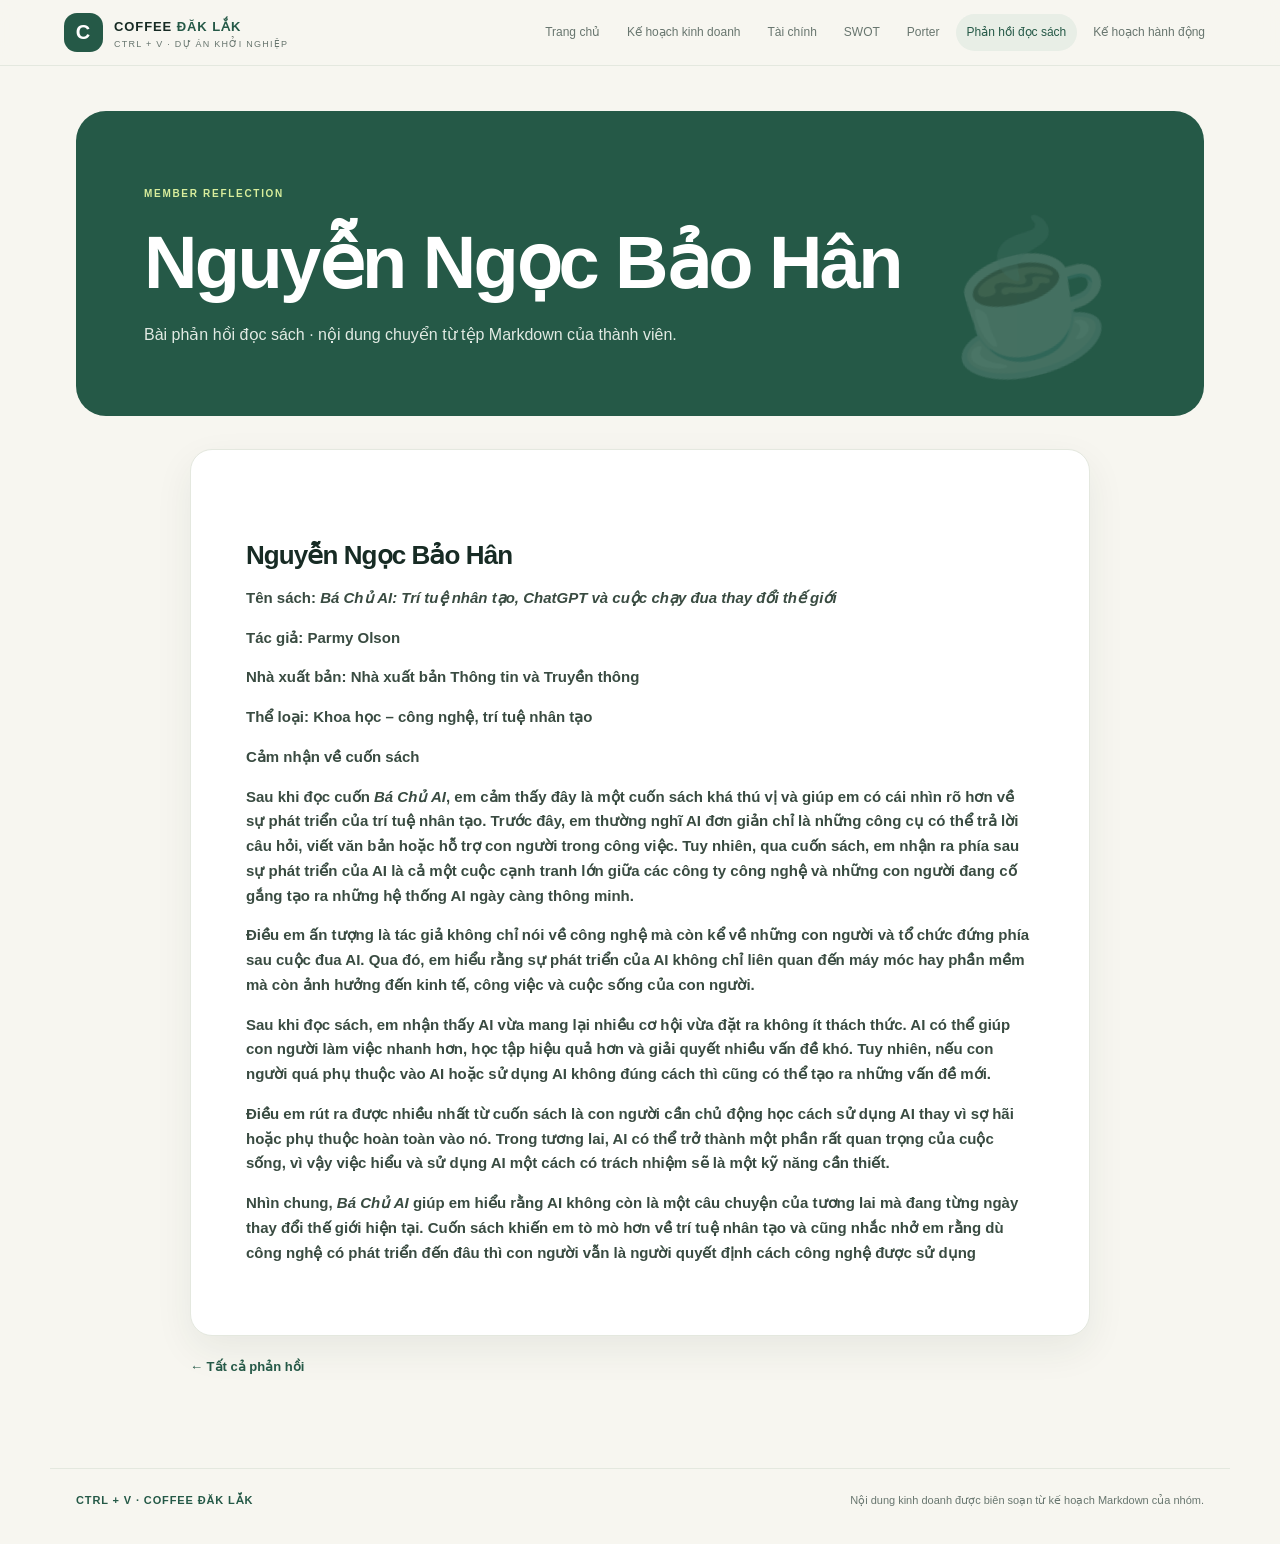
<file: reflection-04.html>
<!doctype html><html lang="vi"><head><meta charset="utf-8"><meta name="viewport" content="width=device-width,initial-scale=1"><meta name="description" content="Bài phản hồi đọc sách của Nguyễn Ngọc Bảo Hân."><title>Phản hồi · Nguyễn Ngọc Bảo Hân · COFFEE ĐĂK LẮK</title><link rel="stylesheet" href="style.css"></head><body><header class="top"><a class="brand" href="index.html"><span class="brand-mark">C</span><span>COFFEE <b>ĐĂK LẮK</b><small>CTRL + V · DỰ ÁN KHỞI NGHIỆP</small></span></a><nav><a  href="index.html">Trang chủ</a><a  href="business-plan.html">Kế hoạch kinh doanh</a><a  href="financial-analysis.html">Tài chính</a><a  href="swot.html">SWOT</a><a  href="five-forces.html">Porter</a><a aria-current="page" href="reflections.html">Phản hồi đọc sách</a><a  href="action-plan.html">Kế hoạch hành động</a></nav></header><main><section class="page-hero"><div><span class="eyebrow">MEMBER REFLECTION</span><h1>Nguyễn Ngọc Bảo Hân</h1><p>Bài phản hồi đọc sách · nội dung chuyển từ tệp Markdown của thành viên.</p></div><span class="hero-orbit" aria-hidden="true">☕</span></section><article class="reflection-body"><h2>Nguyễn Ngọc Bảo Hân</h2>
<p><strong>Tên sách: <em>Bá Chủ AI: Trí tuệ nhân tạo, ChatGPT và cuộc chạy đua thay đổi thế giới</strong></em></p>
<p><strong>Tác giả: Parmy Olson</strong></p>
<p><strong>Nhà xuất bản: Nhà xuất bản Thông tin và Truyền thông</strong></p>
<p><strong>Thể loại: Khoa học – công nghệ, trí tuệ nhân tạo</strong></p>
<p><strong>Cảm nhận về cuốn sách</strong></p>
<p><strong>Sau khi đọc cuốn <em>Bá Chủ AI</em>, em cảm thấy đây là một cuốn sách khá thú vị và giúp em có cái nhìn rõ hơn về sự phát triển của trí tuệ nhân tạo. Trước đây, em thường nghĩ AI đơn giản chỉ là những công cụ có thể trả lời câu hỏi, viết văn bản hoặc hỗ trợ con người trong công việc. Tuy nhiên, qua cuốn sách, em nhận ra phía sau sự phát triển của AI là cả một cuộc cạnh tranh lớn giữa các công ty công nghệ và những con người đang cố gắng tạo ra những hệ thống AI ngày càng thông minh.</strong></p>
<p><strong>Điều em ấn tượng là tác giả không chỉ nói về công nghệ mà còn kể về những con người và tổ chức đứng phía sau cuộc đua AI. Qua đó, em hiểu rằng sự phát triển của AI không chỉ liên quan đến máy móc hay phần mềm mà còn ảnh hưởng đến kinh tế, công việc và cuộc sống của con người.</strong></p>
<p><strong>Sau khi đọc sách, em nhận thấy AI vừa mang lại nhiều cơ hội vừa đặt ra không ít thách thức. AI có thể giúp con người làm việc nhanh hơn, học tập hiệu quả hơn và giải quyết nhiều vấn đề khó. Tuy nhiên, nếu con người quá phụ thuộc vào AI hoặc sử dụng AI không đúng cách thì cũng có thể tạo ra những vấn đề mới.</strong></p>
<p><strong>Điều em rút ra được nhiều nhất từ cuốn sách là con người cần chủ động học cách sử dụng AI thay vì sợ hãi hoặc phụ thuộc hoàn toàn vào nó. Trong tương lai, AI có thể trở thành một phần rất quan trọng của cuộc sống, vì vậy việc hiểu và sử dụng AI một cách có trách nhiệm sẽ là một kỹ năng cần thiết.</strong></p>
<p><strong>Nhìn chung, <em>Bá Chủ AI</em> giúp em hiểu rằng AI không còn là một câu chuyện của tương lai mà đang từng ngày thay đổi thế giới hiện tại. Cuốn sách khiến em tò mò hơn về trí tuệ nhân tạo và cũng nhắc nhở em rằng dù công nghệ có phát triển đến đâu thì con người vẫn là người quyết định cách công nghệ được sử dụng</strong></p></article><a class="back-link" href="reflections.html">← Tất cả phản hồi</a></main><footer><span>CTRL + V · COFFEE ĐĂK LẮK</span><span>Nội dung kinh doanh được biên soạn từ kế hoạch Markdown của nhóm.</span></footer></body></html>
</file>
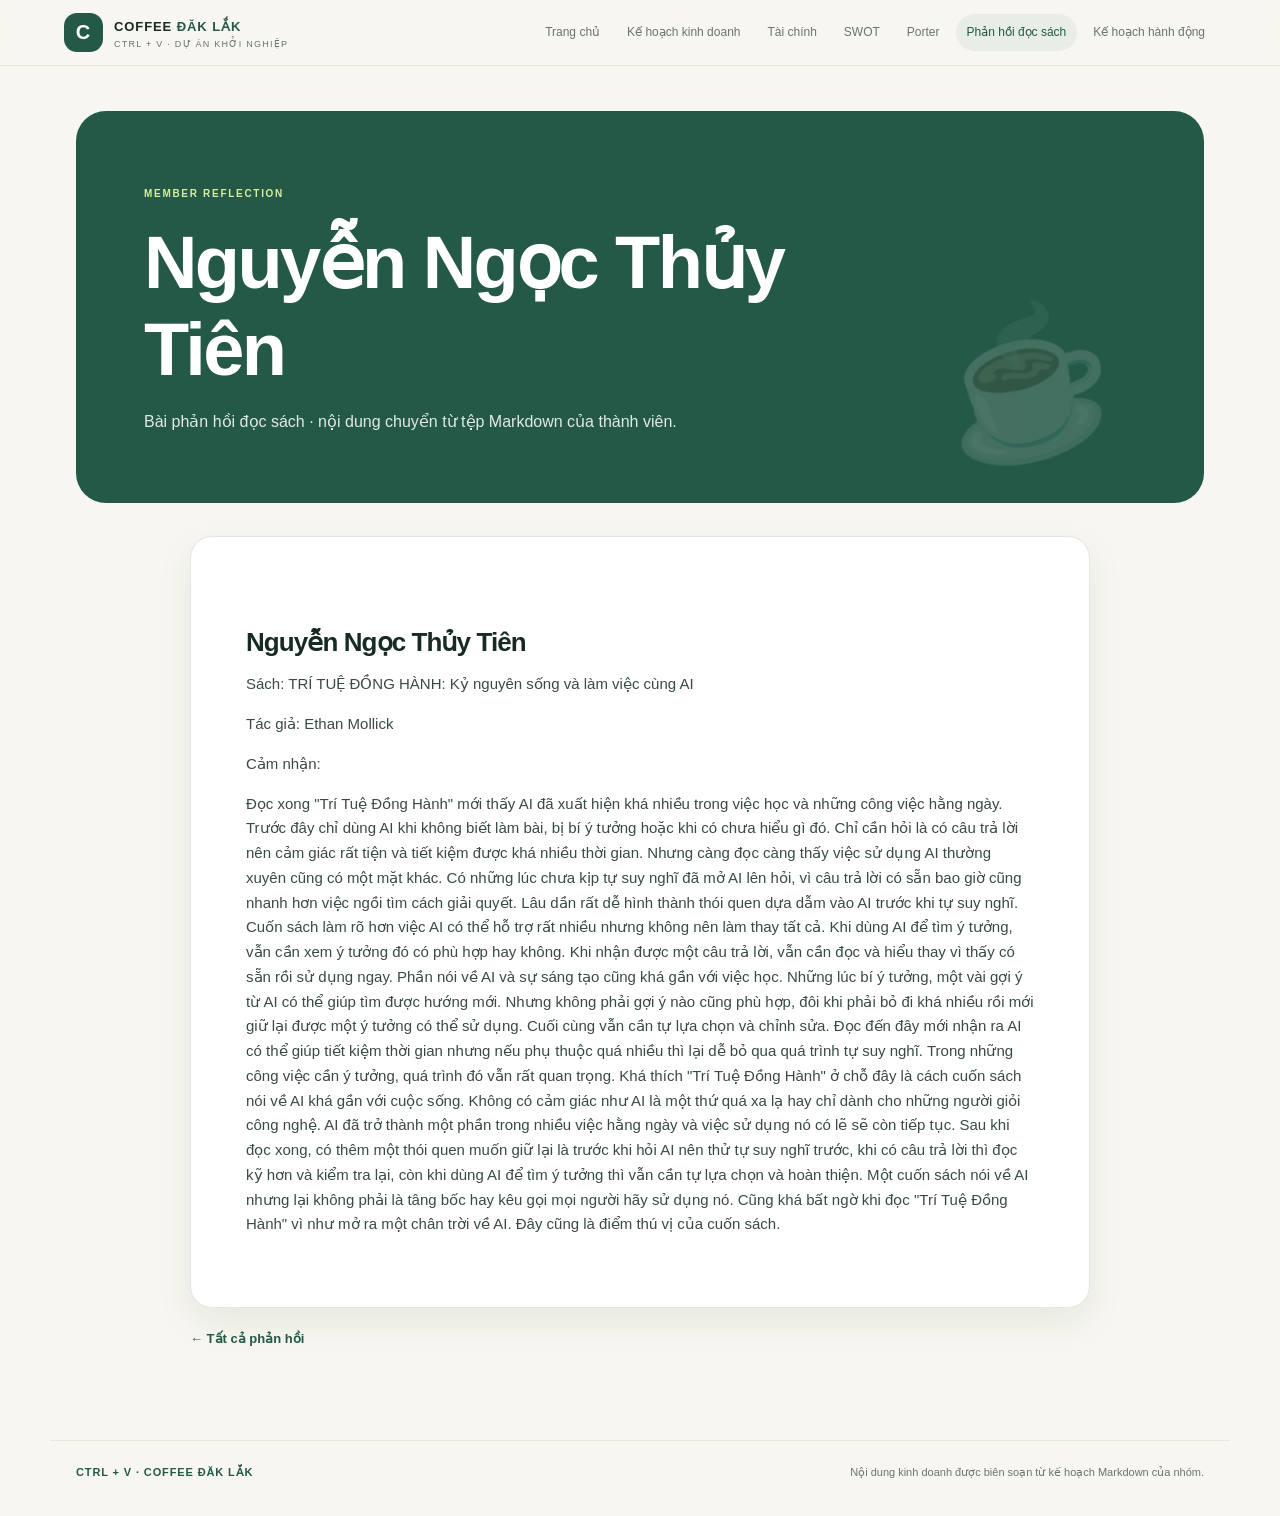
<file: reflection-05.html>
<!doctype html><html lang="vi"><head><meta charset="utf-8"><meta name="viewport" content="width=device-width,initial-scale=1"><meta name="description" content="Bài phản hồi đọc sách của Nguyễn Ngọc Thủy Tiên."><title>Phản hồi · Nguyễn Ngọc Thủy Tiên · COFFEE ĐĂK LẮK</title><link rel="stylesheet" href="style.css"></head><body><header class="top"><a class="brand" href="index.html"><span class="brand-mark">C</span><span>COFFEE <b>ĐĂK LẮK</b><small>CTRL + V · DỰ ÁN KHỞI NGHIỆP</small></span></a><nav><a  href="index.html">Trang chủ</a><a  href="business-plan.html">Kế hoạch kinh doanh</a><a  href="financial-analysis.html">Tài chính</a><a  href="swot.html">SWOT</a><a  href="five-forces.html">Porter</a><a aria-current="page" href="reflections.html">Phản hồi đọc sách</a><a  href="action-plan.html">Kế hoạch hành động</a></nav></header><main><section class="page-hero"><div><span class="eyebrow">MEMBER REFLECTION</span><h1>Nguyễn Ngọc Thủy Tiên</h1><p>Bài phản hồi đọc sách · nội dung chuyển từ tệp Markdown của thành viên.</p></div><span class="hero-orbit" aria-hidden="true">☕</span></section><article class="reflection-body"><h2>Nguyễn Ngọc Thủy Tiên</h2>
<p>Sách: TRÍ TUỆ ĐỒNG HÀNH: Kỷ nguyên sống và làm việc cùng AI</p>
<p>Tác giả:  Ethan Mollick</p>
<p>Cảm nhận:</p>
<p>Đọc xong &quot;Trí Tuệ Đồng Hành&quot; mới thấy AI đã xuất hiện khá nhiều trong việc học và những công việc hằng ngày. Trước đây chỉ dùng AI khi không biết làm bài, bị bí ý tưởng hoặc khi có chưa hiểu gì đó. Chỉ cần hỏi là có câu trả lời nên cảm giác rất tiện và tiết kiệm được khá nhiều thời gian. Nhưng càng đọc càng thấy việc sử dụng AI thường xuyên cũng có một mặt khác. Có những lúc chưa kịp tự suy nghĩ đã mở AI lên hỏi, vì câu trả lời có sẵn bao giờ cũng nhanh hơn việc ngồi tìm cách giải quyết. Lâu dần rất dễ hình thành thói quen dựa dẫm vào AI trước khi tự suy nghĩ. Cuốn sách làm rõ hơn việc AI có thể hỗ trợ rất nhiều nhưng không nên làm thay tất cả. Khi dùng AI để tìm ý tưởng, vẫn cần xem ý tưởng đó có phù hợp hay không. Khi nhận được một câu trả lời, vẫn cần đọc và hiểu thay vì thấy có sẵn rồi sử dụng ngay. Phần nói về AI và sự sáng tạo cũng khá gần với việc học. Những lúc bí ý tưởng, một vài gợi ý từ AI có thể giúp tìm được hướng mới. Nhưng không phải gợi ý nào cũng phù hợp, đôi khi phải bỏ đi khá nhiều rồi mới giữ lại được một ý tưởng có thể sử dụng. Cuối cùng vẫn cần tự lựa chọn và chỉnh sửa. Đọc đến đây mới nhận ra AI có thể giúp tiết kiệm thời gian nhưng nếu phụ thuộc quá nhiều thì lại dễ bỏ qua quá trình tự suy nghĩ. Trong những công việc cần ý tưởng, quá trình đó vẫn rất quan trọng. Khá thích &quot;Trí Tuệ Đồng Hành&quot;  ở chỗ đây là cách cuốn sách nói về AI khá gần với cuộc sống. Không có cảm giác như AI là một thứ quá xa lạ hay chỉ dành cho những người giỏi công nghệ. AI đã trở thành một phần trong nhiều việc hằng ngày và việc sử dụng nó có lẽ sẽ còn tiếp tục. Sau khi đọc xong, có thêm một thói quen muốn giữ lại là trước khi hỏi AI nên thử tự suy nghĩ trước, khi có câu trả lời thì đọc kỹ hơn và kiểm tra lại, còn khi dùng AI để tìm ý tưởng thì vẫn cần tự lựa chọn và hoàn thiện. Một cuốn sách nói về AI nhưng lại không phải là tâng bốc hay kêu gọi mọi người hãy sử dụng nó. Cũng khá bất ngờ khi đọc &quot;Trí Tuệ Đồng Hành&quot; vì như mở ra một chân trời về AI. Đây cũng là điểm thú vị của cuốn sách.</p></article><a class="back-link" href="reflections.html">← Tất cả phản hồi</a></main><footer><span>CTRL + V · COFFEE ĐĂK LẮK</span><span>Nội dung kinh doanh được biên soạn từ kế hoạch Markdown của nhóm.</span></footer></body></html>
</file>
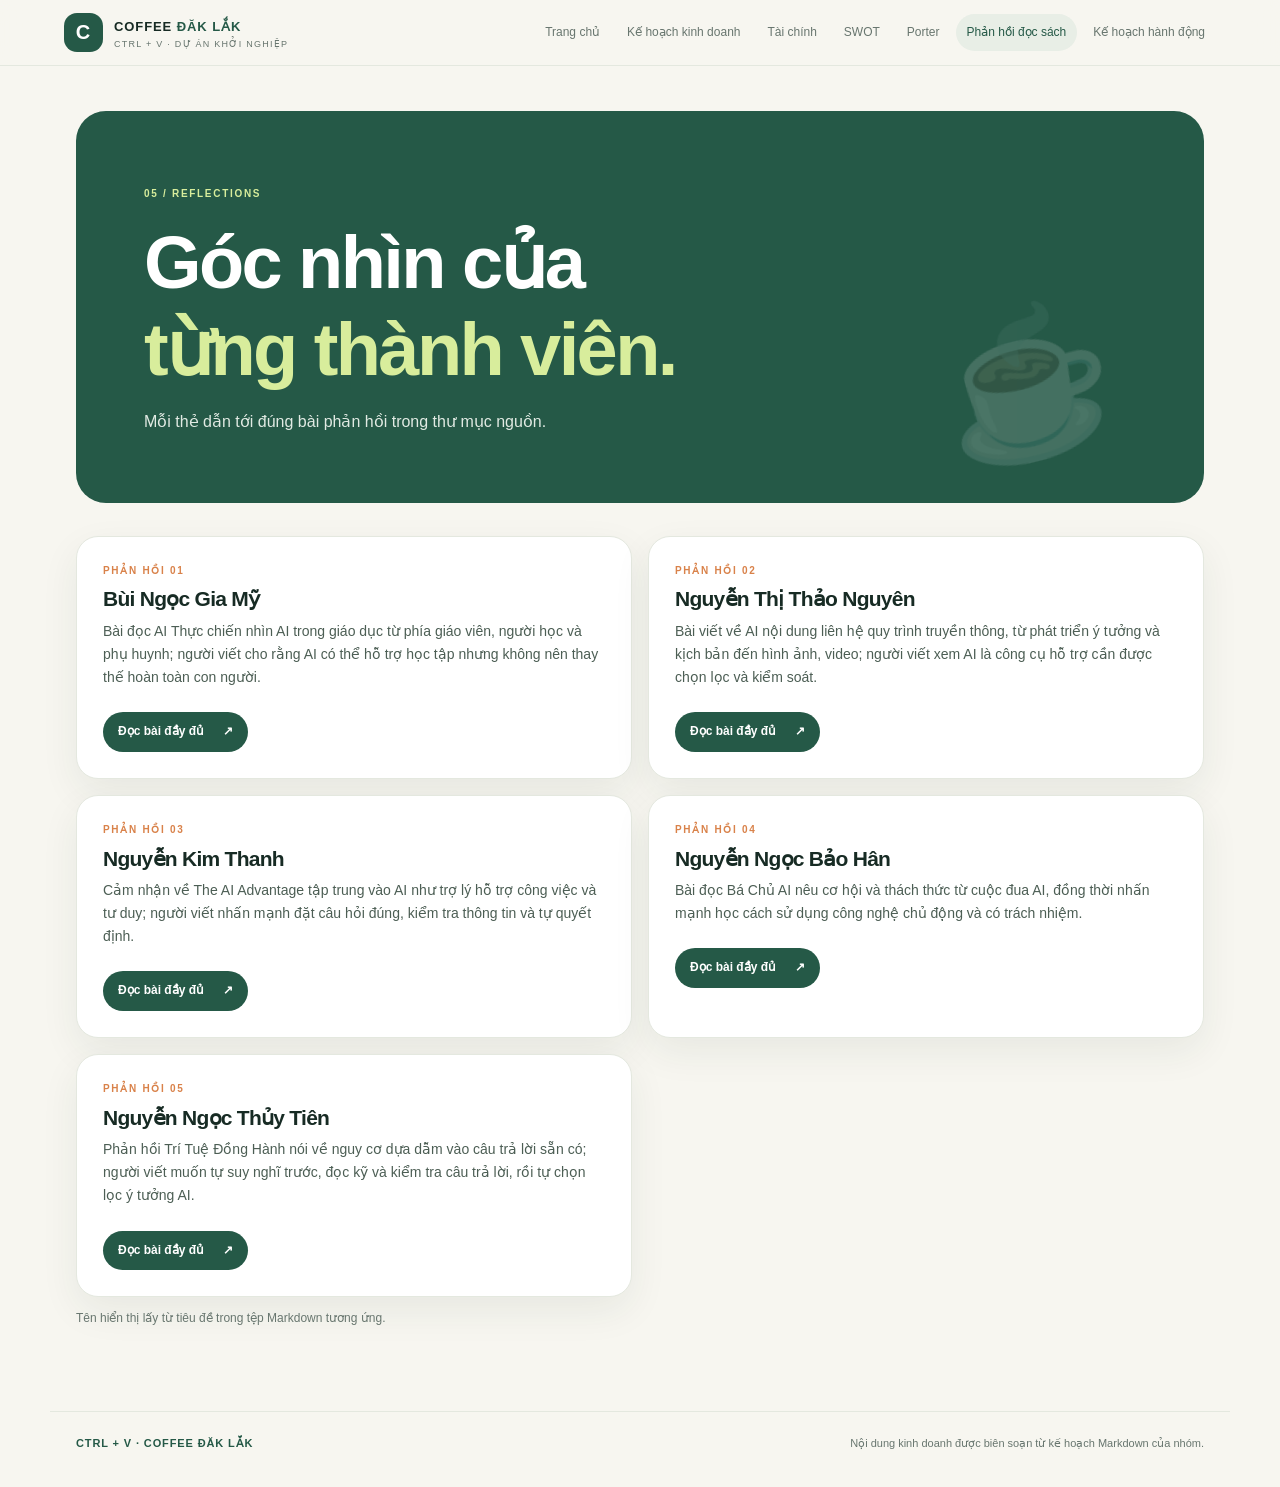
<file: reflections.html>
<!doctype html><html lang="vi"><head><meta charset="utf-8"><meta name="viewport" content="width=device-width,initial-scale=1"><meta name="description" content="Tóm tắt riêng từng bài phản hồi và liên kết tới trang đầy đủ."><title>Phản hồi đọc sách · COFFEE ĐĂK LẮK</title><link rel="stylesheet" href="style.css"></head><body><header class="top"><a class="brand" href="index.html"><span class="brand-mark">C</span><span>COFFEE <b>ĐĂK LẮK</b><small>CTRL + V · DỰ ÁN KHỞI NGHIỆP</small></span></a><nav><a  href="index.html">Trang chủ</a><a  href="business-plan.html">Kế hoạch kinh doanh</a><a  href="financial-analysis.html">Tài chính</a><a  href="swot.html">SWOT</a><a  href="five-forces.html">Porter</a><a aria-current="page" href="reflections.html">Phản hồi đọc sách</a><a  href="action-plan.html">Kế hoạch hành động</a></nav></header><main><section class="page-hero"><div><span class="eyebrow">05 / REFLECTIONS</span><h1>Góc nhìn của<br><em>từng thành viên.</em></h1><p>Mỗi thẻ dẫn tới đúng bài phản hồi trong thư mục nguồn.</p></div><span class="hero-orbit" aria-hidden="true">☕</span></section><section class="reflection-grid"><article class="reflection-card"><span class="eyebrow">PHẢN HỒI 01</span><h2>Bùi Ngọc Gia Mỹ</h2><p>Bài đọc AI Thực chiến nhìn AI trong giáo dục từ phía giáo viên, người học và phụ huynh; người viết cho rằng AI có thể hỗ trợ học tập nhưng không nên thay thế hoàn toàn con người.</p><a class="button" href="reflection-01.html">Đọc bài đầy đủ <span>↗</span></a></article><article class="reflection-card"><span class="eyebrow">PHẢN HỒI 02</span><h2>Nguyễn Thị Thảo Nguyên</h2><p>Bài viết về AI nội dung liên hệ quy trình truyền thông, từ phát triển ý tưởng và kịch bản đến hình ảnh, video; người viết xem AI là công cụ hỗ trợ cần được chọn lọc và kiểm soát.</p><a class="button" href="reflection-02.html">Đọc bài đầy đủ <span>↗</span></a></article><article class="reflection-card"><span class="eyebrow">PHẢN HỒI 03</span><h2>Nguyễn Kim Thanh</h2><p>Cảm nhận về The AI Advantage tập trung vào AI như trợ lý hỗ trợ công việc và tư duy; người viết nhấn mạnh đặt câu hỏi đúng, kiểm tra thông tin và tự quyết định.</p><a class="button" href="reflection-03.html">Đọc bài đầy đủ <span>↗</span></a></article><article class="reflection-card"><span class="eyebrow">PHẢN HỒI 04</span><h2>Nguyễn Ngọc Bảo Hân</h2><p>Bài đọc Bá Chủ AI nêu cơ hội và thách thức từ cuộc đua AI, đồng thời nhấn mạnh học cách sử dụng công nghệ chủ động và có trách nhiệm.</p><a class="button" href="reflection-04.html">Đọc bài đầy đủ <span>↗</span></a></article><article class="reflection-card"><span class="eyebrow">PHẢN HỒI 05</span><h2>Nguyễn Ngọc Thủy Tiên</h2><p>Phản hồi Trí Tuệ Đồng Hành nói về nguy cơ dựa dẫm vào câu trả lời sẵn có; người viết muốn tự suy nghĩ trước, đọc kỹ và kiểm tra câu trả lời, rồi tự chọn lọc ý tưởng AI.</p><a class="button" href="reflection-05.html">Đọc bài đầy đủ <span>↗</span></a></article></section><p class="source-note">Tên hiển thị lấy từ tiêu đề trong tệp Markdown tương ứng.</p></main><footer><span>CTRL + V · COFFEE ĐĂK LẮK</span><span>Nội dung kinh doanh được biên soạn từ kế hoạch Markdown của nhóm.</span></footer></body></html>
</file>
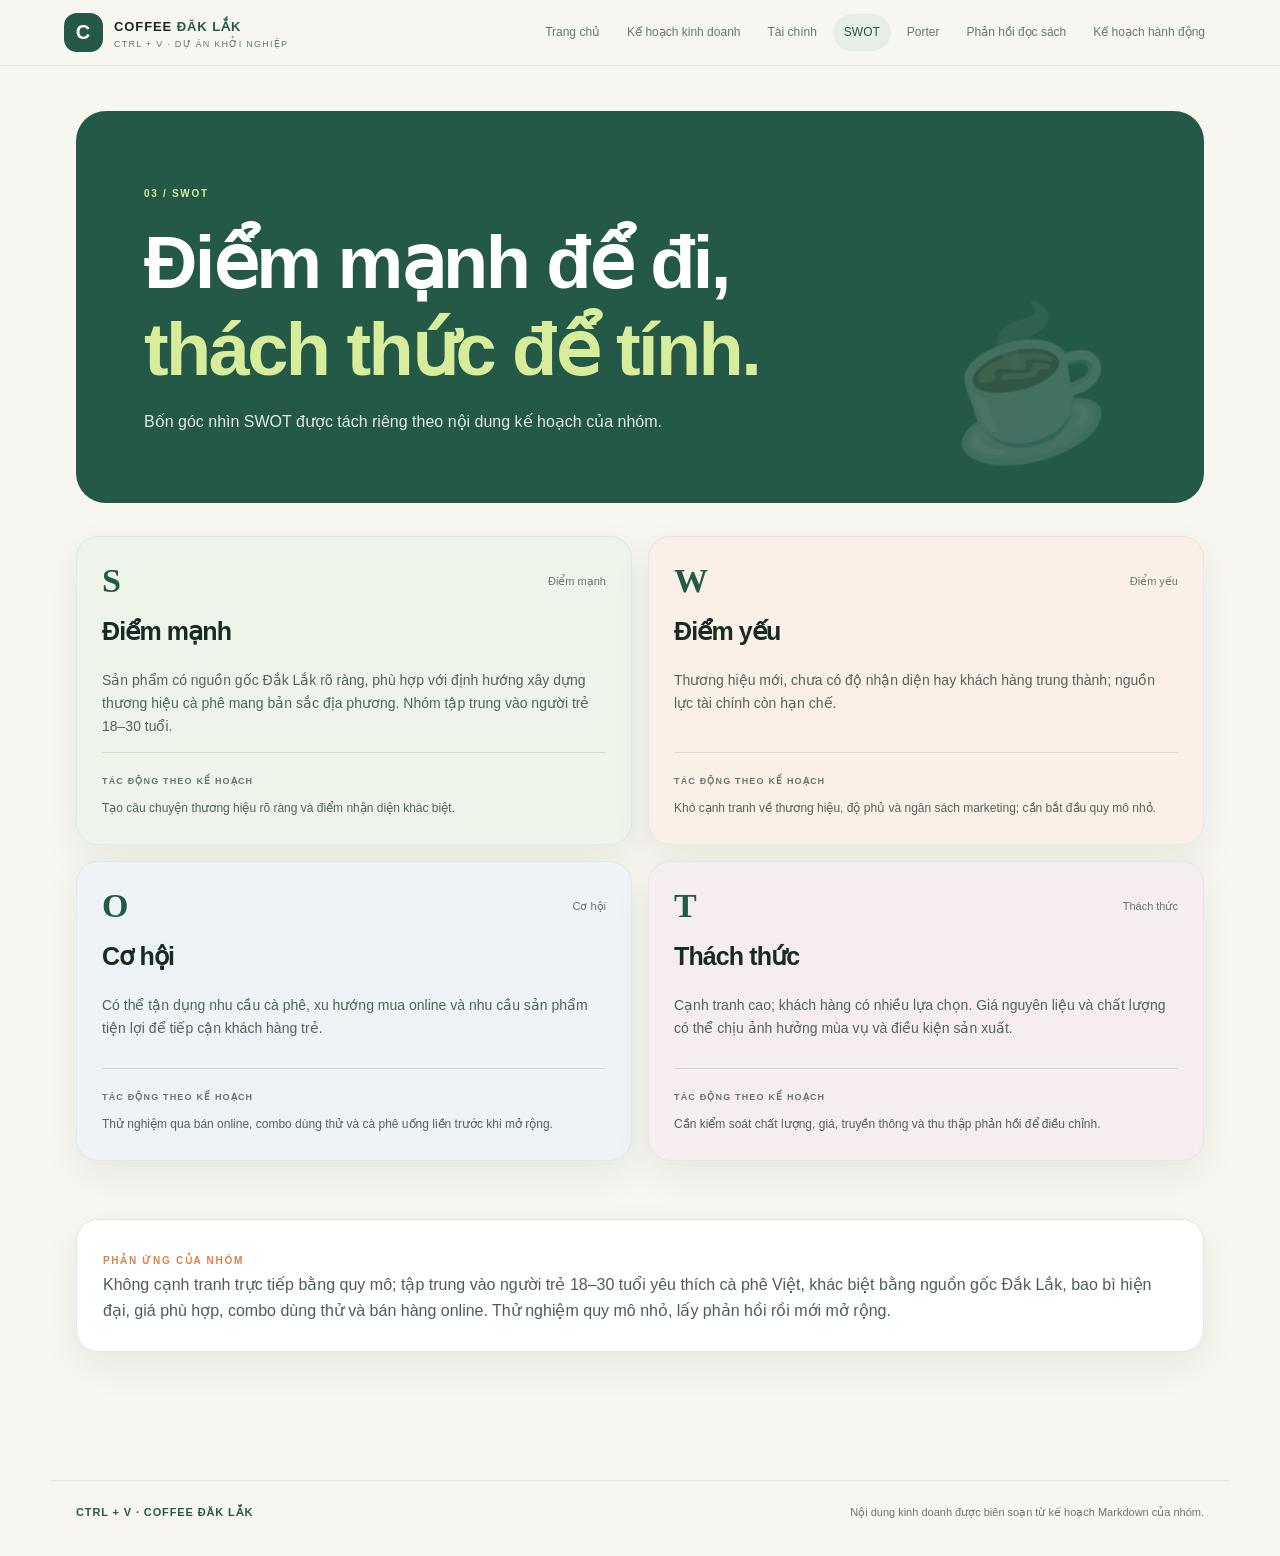
<file: swot.html>
<!doctype html><html lang="vi"><head><meta charset="utf-8"><meta name="viewport" content="width=device-width,initial-scale=1"><meta name="description" content="Bốn nhóm yếu tố SWOT theo đánh giá của nhóm trong kế hoạch kinh doanh."><title>Phân tích SWOT · COFFEE ĐĂK LẮK</title><link rel="stylesheet" href="style.css"></head><body><header class="top"><a class="brand" href="index.html"><span class="brand-mark">C</span><span>COFFEE <b>ĐĂK LẮK</b><small>CTRL + V · DỰ ÁN KHỞI NGHIỆP</small></span></a><nav><a  href="index.html">Trang chủ</a><a  href="business-plan.html">Kế hoạch kinh doanh</a><a  href="financial-analysis.html">Tài chính</a><a aria-current="page" href="swot.html">SWOT</a><a  href="five-forces.html">Porter</a><a  href="reflections.html">Phản hồi đọc sách</a><a  href="action-plan.html">Kế hoạch hành động</a></nav></header><main><section class="page-hero"><div><span class="eyebrow">03 / SWOT</span><h1>Điểm mạnh để đi,<br><em>thách thức để tính.</em></h1><p>Bốn góc nhìn SWOT được tách riêng theo nội dung kế hoạch của nhóm.</p></div><span class="hero-orbit" aria-hidden="true">☕</span></section><section class="swot-grid"><article class="swot-card s"><div class="swot-top"><span>S</span><small>Điểm mạnh</small></div><h2>Điểm mạnh</h2><p>Sản phẩm có nguồn gốc Đắk Lắk rõ ràng, phù hợp với định hướng xây dựng thương hiệu cà phê mang bản sắc địa phương. Nhóm tập trung vào người trẻ 18–30 tuổi.</p><div class="impact"><small>TÁC ĐỘNG THEO KẾ HOẠCH</small><p>Tạo câu chuyện thương hiệu rõ ràng và điểm nhận diện khác biệt.</p></div></article><article class="swot-card w"><div class="swot-top"><span>W</span><small>Điểm yếu</small></div><h2>Điểm yếu</h2><p>Thương hiệu mới, chưa có độ nhận diện hay khách hàng trung thành; nguồn lực tài chính còn hạn chế.</p><div class="impact"><small>TÁC ĐỘNG THEO KẾ HOẠCH</small><p>Khó cạnh tranh về thương hiệu, độ phủ và ngân sách marketing; cần bắt đầu quy mô nhỏ.</p></div></article><article class="swot-card o"><div class="swot-top"><span>O</span><small>Cơ hội</small></div><h2>Cơ hội</h2><p>Có thể tận dụng nhu cầu cà phê, xu hướng mua online và nhu cầu sản phẩm tiện lợi để tiếp cận khách hàng trẻ.</p><div class="impact"><small>TÁC ĐỘNG THEO KẾ HOẠCH</small><p>Thử nghiệm qua bán online, combo dùng thử và cà phê uống liền trước khi mở rộng.</p></div></article><article class="swot-card t"><div class="swot-top"><span>T</span><small>Thách thức</small></div><h2>Thách thức</h2><p>Cạnh tranh cao; khách hàng có nhiều lựa chọn. Giá nguyên liệu và chất lượng có thể chịu ảnh hưởng mùa vụ và điều kiện sản xuất.</p><div class="impact"><small>TÁC ĐỘNG THEO KẾ HOẠCH</small><p>Cần kiểm soát chất lượng, giá, truyền thông và thu thập phản hồi để điều chỉnh.</p></div></article></section><section class="section"><div class="panel"><span class="eyebrow">PHẢN ỨNG CỦA NHÓM</span><p>Không cạnh tranh trực tiếp bằng quy mô; tập trung vào người trẻ 18–30 tuổi yêu thích cà phê Việt, khác biệt bằng nguồn gốc Đắk Lắk, bao bì hiện đại, giá phù hợp, combo dùng thử và bán hàng online. Thử nghiệm quy mô nhỏ, lấy phản hồi rồi mới mở rộng.</p></div></section></main><footer><span>CTRL + V · COFFEE ĐĂK LẮK</span><span>Nội dung kinh doanh được biên soạn từ kế hoạch Markdown của nhóm.</span></footer></body></html>
</file>
<file: style.css>
:root{--ink:#172b24;--muted:#68766f;--cream:#f7f6f0;--paper:#fff;--line:#e4e8df;--green:#255947;--lime:#d8ed9c;--orange:#d9824a;--radius:22px;--shadow:0 14px 38px rgba(31,57,45,.07)}*{box-sizing:border-box}html{scroll-behavior:smooth}body{margin:0;background:var(--cream);color:var(--ink);font-family:'Segoe UI',Arial,sans-serif;line-height:1.65}a{color:inherit}.top{position:sticky;top:0;z-index:5;background:rgba(247,246,240,.94);backdrop-filter:blur(14px);border-bottom:1px solid var(--line);padding:13px clamp(18px,5vw,76px);display:flex;align-items:center;justify-content:space-between;gap:28px}.brand{display:flex;gap:11px;align-items:center;text-decoration:none;font-family:'Segoe UI',Arial,sans-serif;font-size:13px;font-weight:800;letter-spacing:.07em;white-space:nowrap}.brand b{color:var(--green)}.brand small{display:block;color:var(--muted);font:500 9px 'Segoe UI',Arial,sans-serif;letter-spacing:.14em;margin-top:1px}.brand-mark{display:grid;place-items:center;width:39px;height:39px;background:var(--green);color:white;border-radius:13px;font-size:20px}.top nav{display:flex;gap:5px;align-items:center;overflow:auto;scrollbar-width:none}.top nav a{font-size:12px;text-decoration:none;color:var(--muted);padding:9px 11px;border-radius:99px;white-space:nowrap}.top nav a:hover,.top nav a[aria-current=page]{background:#e8eee6;color:var(--green)}main{max-width:1180px;margin:auto;padding:0 26px 70px}.page-hero{margin:45px 0 33px;padding:clamp(32px,6vw,68px);min-height:280px;border-radius:30px;background:var(--green);color:white;display:flex;justify-content:space-between;align-items:center;position:relative;overflow:hidden}.page-hero>div{position:relative;z-index:1;max-width:790px}.eyebrow{font-size:10px;letter-spacing:.17em;font-weight:700;color:var(--orange);text-transform:uppercase}.page-hero .eyebrow{color:var(--lime)}h1,h2,h3{font-family:'Segoe UI',Arial,sans-serif;line-height:1.17;letter-spacing:-.035em;margin:0 0 15px}h1{font-size:clamp(40px,7vw,74px);font-weight:700;margin-top:15px}h1 em{font-style:normal;color:var(--lime)}.page-hero p{margin:0;color:#e1eae3;max-width:590px;font-size:16px}.hero-orbit{font-size:clamp(70px,13vw,140px);opacity:.17;position:absolute;right:8%;bottom:1%;transform:rotate(-14deg)}.section{margin:58px 0}.section-head{margin-bottom:24px}.section-head h2{font-size:clamp(26px,4vw,39px);max-width:750px}.metric-grid{display:grid;grid-template-columns:repeat(4,1fr);gap:14px}.metric{background:var(--paper);border:1px solid var(--line);border-radius:var(--radius);padding:22px;box-shadow:var(--shadow);display:flex;flex-direction:column;min-height:148px}.metric>span{font-size:12px;color:var(--muted)}.metric strong{font:800 clamp(20px,2.4vw,29px) 'Segoe UI',Arial,sans-serif;margin:12px 0 3px;color:var(--green);letter-spacing:-.04em}.metric small{font-size:11px;color:var(--muted)}.two-col,.three-col{display:grid;grid-template-columns:repeat(2,minmax(0,1fr));gap:16px}.three-col{grid-template-columns:repeat(3,minmax(0,1fr))}.panel,.reflection-card{background:var(--paper);border:1px solid var(--line);border-radius:var(--radius);padding:26px;box-shadow:var(--shadow)}.panel h3,.reflection-card h2{font-size:21px}.panel p,.reflection-card p{color:#4c5e54;margin:0 0 15px}.panel p:last-child{margin-bottom:0}.feature{background:#e8eee6;border-color:#e8eee6}.clean{margin:10px 0 0;padding-left:19px;color:#4c5e54}.clean li{padding:5px 0}.link-grid{display:grid;grid-template-columns:repeat(3,1fr);gap:12px}.link-card{padding:18px 19px;background:white;border:1px solid var(--line);border-radius:18px;text-decoration:none;display:flex;align-items:center;gap:13px;box-shadow:var(--shadow)}.link-card span{color:var(--orange);font-size:11px;font-weight:700}.link-card strong{font:700 14px 'Segoe UI',Arial,sans-serif;flex:1}.link-card b{color:var(--green)}.source-note,.muted{color:var(--muted);font-size:12px}.button{display:inline-flex;gap:19px;align-items:center;padding:10px 15px;background:var(--green);color:white;text-decoration:none;font-size:12px;font-weight:700;border-radius:99px;margin-top:8px}.button:hover{background:#36745c}.table-wrap{overflow:auto;border-radius:18px;border:1px solid var(--line);background:white}table{border-collapse:collapse;width:100%;font-size:13px;min-width:620px}th,td{text-align:left;padding:13px 15px;border-bottom:1px solid var(--line)}th{background:#edf1e9;color:var(--green);font-size:11px;letter-spacing:.04em}tr:last-child td{border-bottom:0}.total td{font-weight:700;color:var(--green)}.amount-list{list-style:none;padding:0;margin:15px 0 0}.amount-list li{padding:10px 0;border-bottom:1px solid var(--line);display:flex;gap:16px;justify-content:space-between;font-size:12px}.amount-list b{white-space:nowrap;color:var(--green)}.amount-list .sum{font-weight:700;border:0;padding-top:16px}.big-number{font:800 32px 'Segoe UI';color:var(--green)!important;margin:10px 0!important}.swot-grid{display:grid;grid-template-columns:repeat(2,1fr);gap:16px}.swot-card{border:1px solid var(--line);border-radius:var(--radius);padding:25px;background:white;box-shadow:var(--shadow);min-height:300px;display:flex;flex-direction:column}.swot-card.s{background:#eef4e9}.swot-card.w{background:#fbf0e8}.swot-card.o{background:#edf3f7}.swot-card.t{background:#f5edf0}.swot-top{display:flex;justify-content:space-between;align-items:center}.swot-top span{font:800 34px 'Segoe UI';color:var(--green)}.swot-top small{color:var(--muted);font-size:11px}.swot-card h2{font-size:25px;margin:17px 0 9px}.swot-card>p,.impact p{color:#52635a;font-size:14px}.impact{margin-top:auto;border-top:1px solid rgba(23,43,36,.12);padding-top:13px}.impact small{font-size:9px;letter-spacing:.13em;color:var(--muted);font-weight:700}.impact p{margin:6px 0 0;font-size:12px}.force-grid{display:grid;grid-template-columns:repeat(2,1fr);gap:16px}.force-card{background:white;border:1px solid var(--line);padding:24px;border-radius:var(--radius);box-shadow:var(--shadow)}.force-card:last-child{grid-column:1/-1}.force-head{display:flex;justify-content:space-between;align-items:center;margin-bottom:16px}.force-num{font:800 26px 'Segoe UI';color:#9aab9e}.level{background:#f6e7db;color:#8c4d29;border-radius:99px;padding:6px 12px;font-size:10px;font-weight:800;letter-spacing:.1em}.force-card h2{font-size:21px}.force-card p{color:#53635b;font-size:14px;margin:0}.callout{background:#edf2e6;border:1px solid #dce6d5;border-radius:var(--radius);padding:27px}.callout h2{font-size:24px;margin-top:8px}.callout p{margin:0;color:#52635a}.timeline{border-left:2px solid #cad8c9;margin-left:20px;padding:5px 0}.timeline article{display:flex;gap:18px;position:relative;margin:0 0 8px;padding:0 0 26px 24px}.timeline article:before{content:'';position:absolute;left:-8px;top:5px;width:13px;height:13px;background:var(--orange);border:3px solid var(--cream);border-radius:50%}.step{flex:none;width:39px;height:39px;display:grid;place-items:center;border-radius:13px;background:#e8eee6;color:var(--green);font-weight:800;font-size:11px}.timeline h3{font-size:19px;margin:3px 0 7px}.timeline p{margin:0;color:#53635b;max-width:750px}.reflection-grid{display:grid;grid-template-columns:repeat(2,1fr);gap:16px}.reflection-card{display:flex;flex-direction:column;align-items:flex-start}.reflection-card h2{margin:8px 0}.reflection-card p{font-size:14px}.reflection-body{background:white;border:1px solid var(--line);border-radius:var(--radius);padding:clamp(24px,5vw,55px);box-shadow:var(--shadow);max-width:900px;margin:auto}.reflection-body h2{font-size:26px;margin:35px 0 14px}.reflection-body h3{font-size:20px;margin:27px 0 10px}.reflection-body p,.reflection-body li{color:#394b41;font-size:15px}.reflection-body li{padding:4px 0}.reflection-body blockquote{border-left:3px solid var(--orange);margin:18px 0;padding:5px 18px;color:var(--muted);background:#faf7f2}.reflection-body a{color:var(--green)}.reflection-body code{background:#edf1e9;padding:2px 5px;border-radius:5px}.back-link{display:block;max-width:900px;margin:20px auto;text-decoration:none;color:var(--green);font-weight:700;font-size:13px}footer{max-width:1180px;margin:auto;border-top:1px solid var(--line);padding:22px 26px 35px;display:flex;justify-content:space-between;gap:20px;color:var(--muted);font-size:11px}footer span:first-child{font-weight:700;color:var(--green);letter-spacing:.08em}
@media(max-width:900px){.top{align-items:flex-start;flex-direction:column;gap:7px;padding:12px 20px}.top nav{width:100%}.top nav a{padding:8px 10px}.metric-grid{grid-template-columns:repeat(2,1fr)}.link-grid{grid-template-columns:repeat(2,1fr)}}@media(max-width:620px){main{padding:0 16px 45px}.page-hero{margin:24px 0;padding:30px 24px;min-height:250px;border-radius:23px}.page-hero p{font-size:14px}.hero-orbit{right:0;bottom:0;opacity:.12}.section{margin:42px 0}.metric-grid,.two-col,.three-col,.swot-grid,.force-grid,.reflection-grid,.link-grid{grid-template-columns:1fr}.force-card:last-child{grid-column:auto}.metric{min-height:125px;padding:18px}.panel,.reflection-card,.force-card,.swot-card{padding:21px}.swot-card{min-height:265px}.reflection-body{padding:23px 18px}.reflection-body p,.reflection-body li{font-size:14px}footer{padding:20px 16px 30px;flex-direction:column;gap:6px}.top nav a{font-size:11px}.brand{font-size:12px}}
.chart{margin-bottom:16px}.chart h3{font-size:18px;margin-bottom:17px}.bar-row{display:grid;grid-template-columns:minmax(140px,1.2fr) minmax(80px,2fr) minmax(110px,.8fr);gap:13px;align-items:center;margin:12px 0;font-size:12px}.bar-row>b{text-align:right;color:var(--green);font-size:11px;white-space:nowrap}.bar-track{height:12px;border-radius:99px;background:#edf1e9;overflow:hidden}.bar-track i{display:block;height:100%;background:linear-gradient(90deg,var(--green),#83aa78);border-radius:inherit}
</file>
